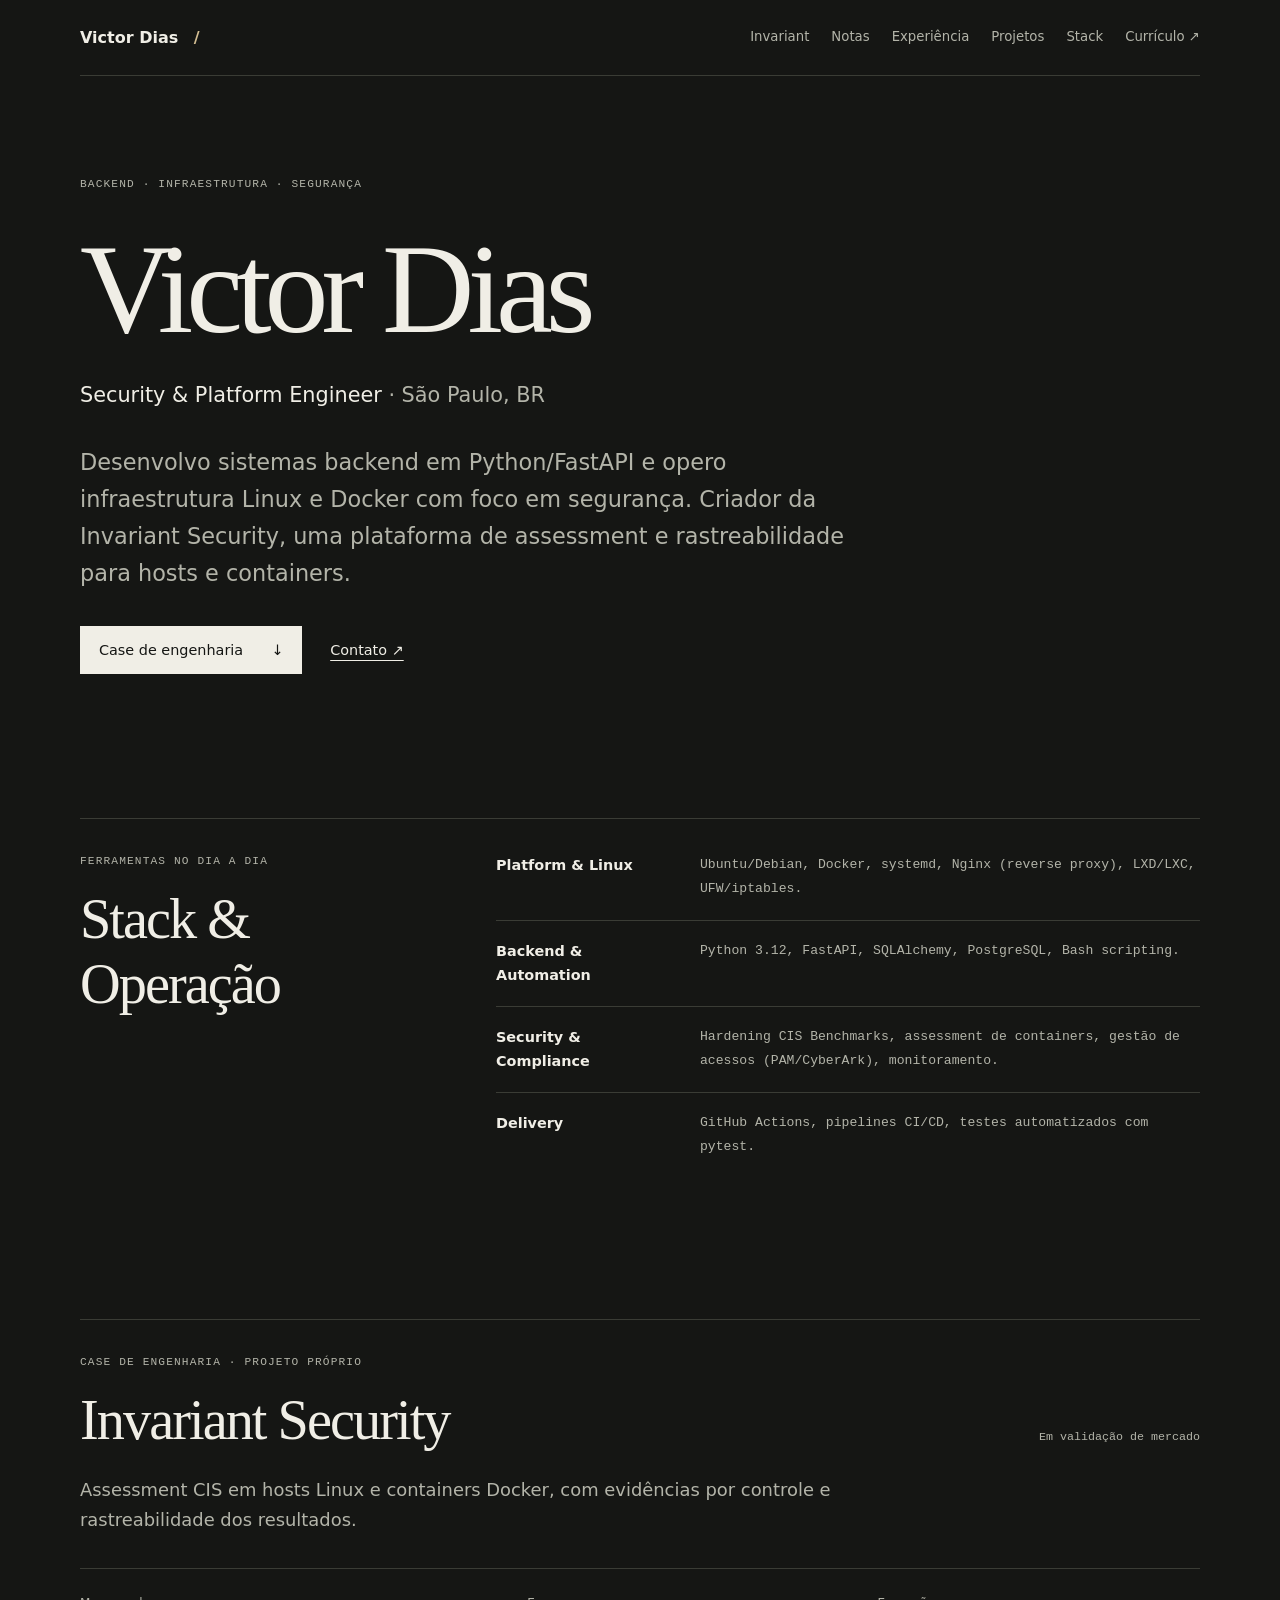
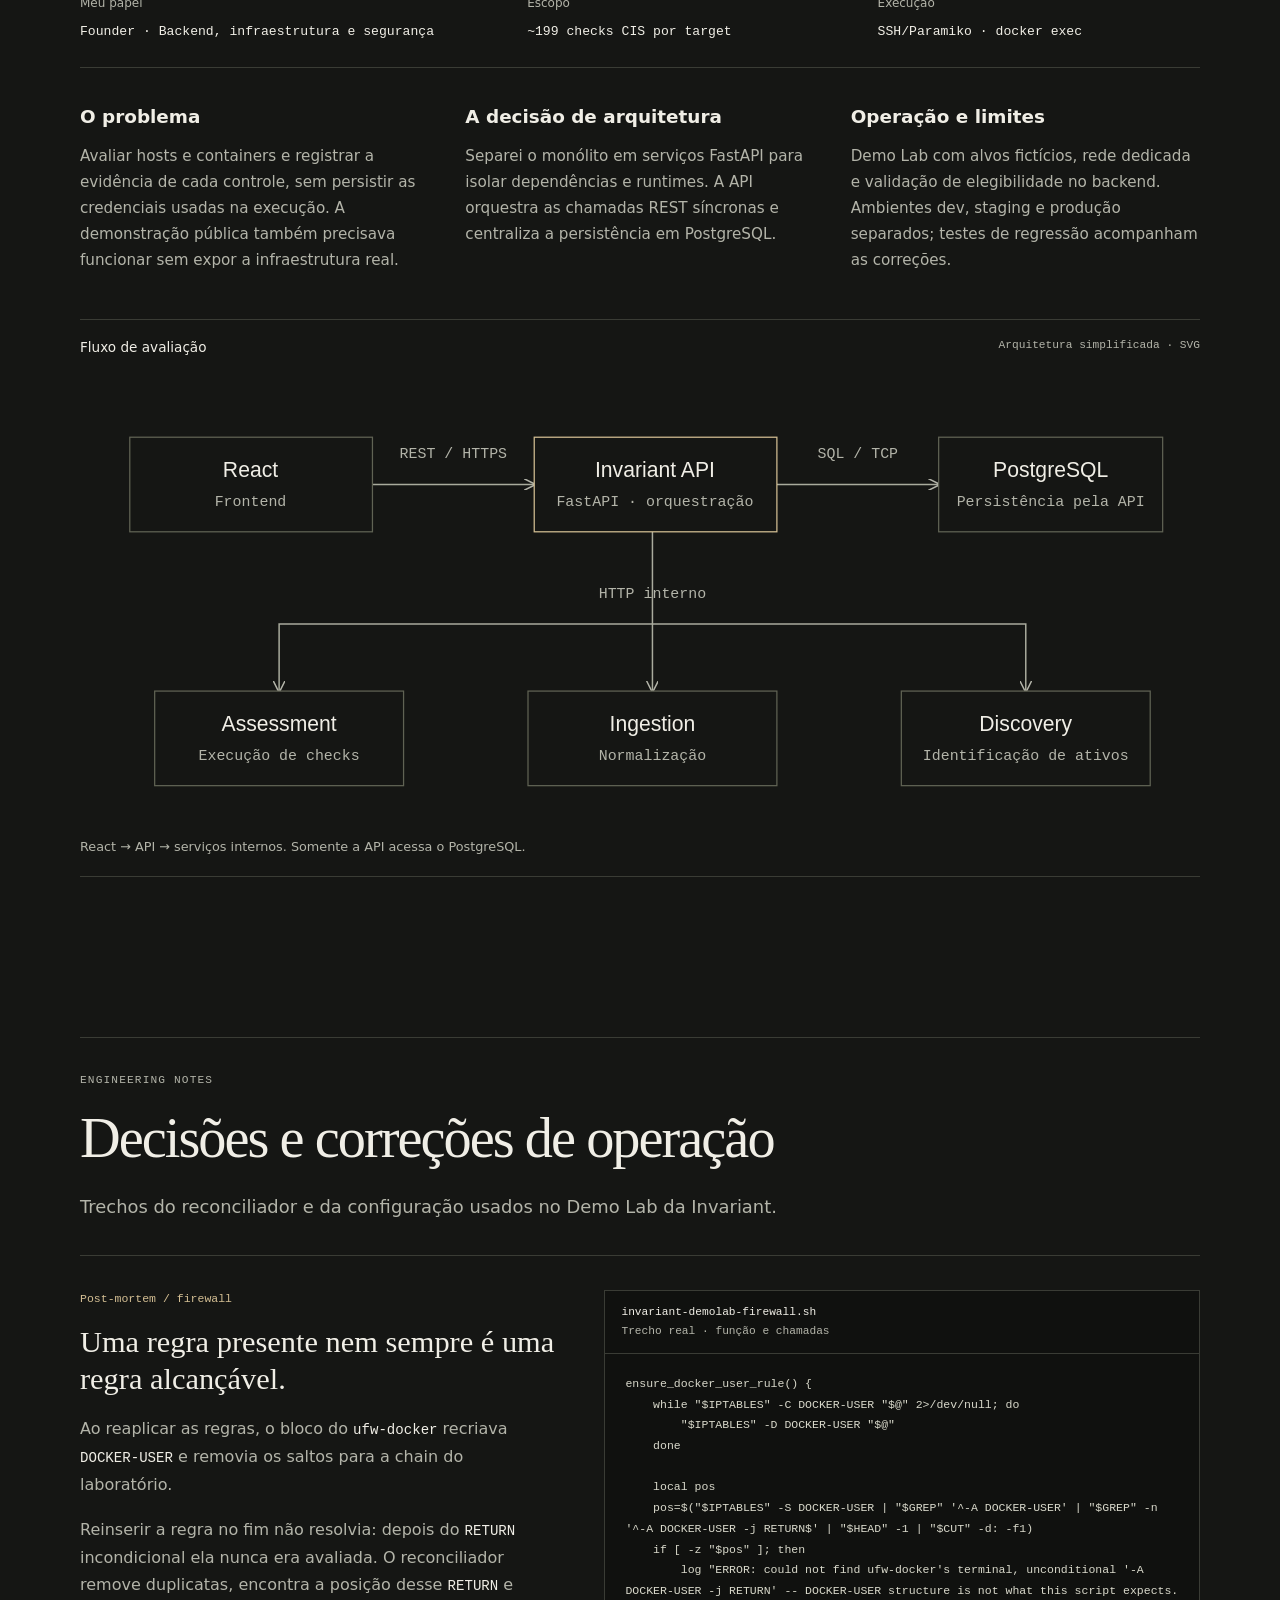
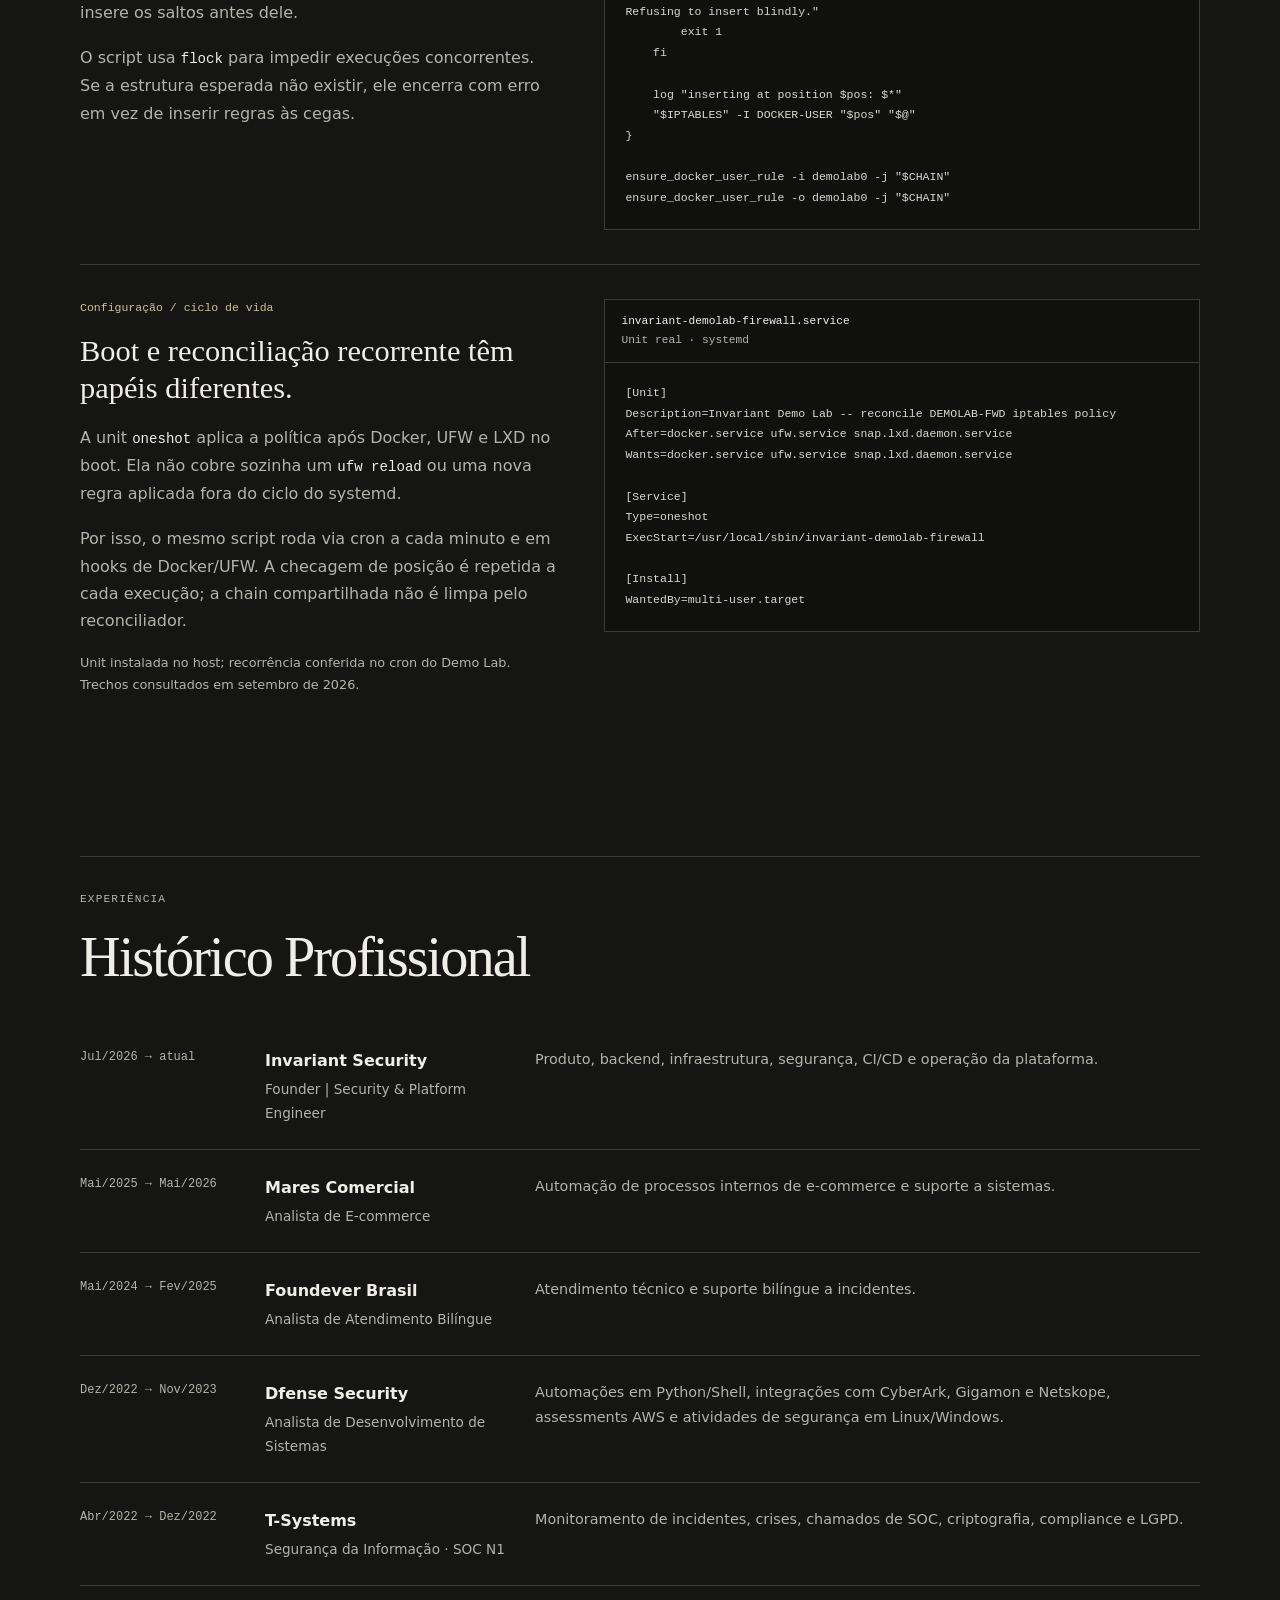
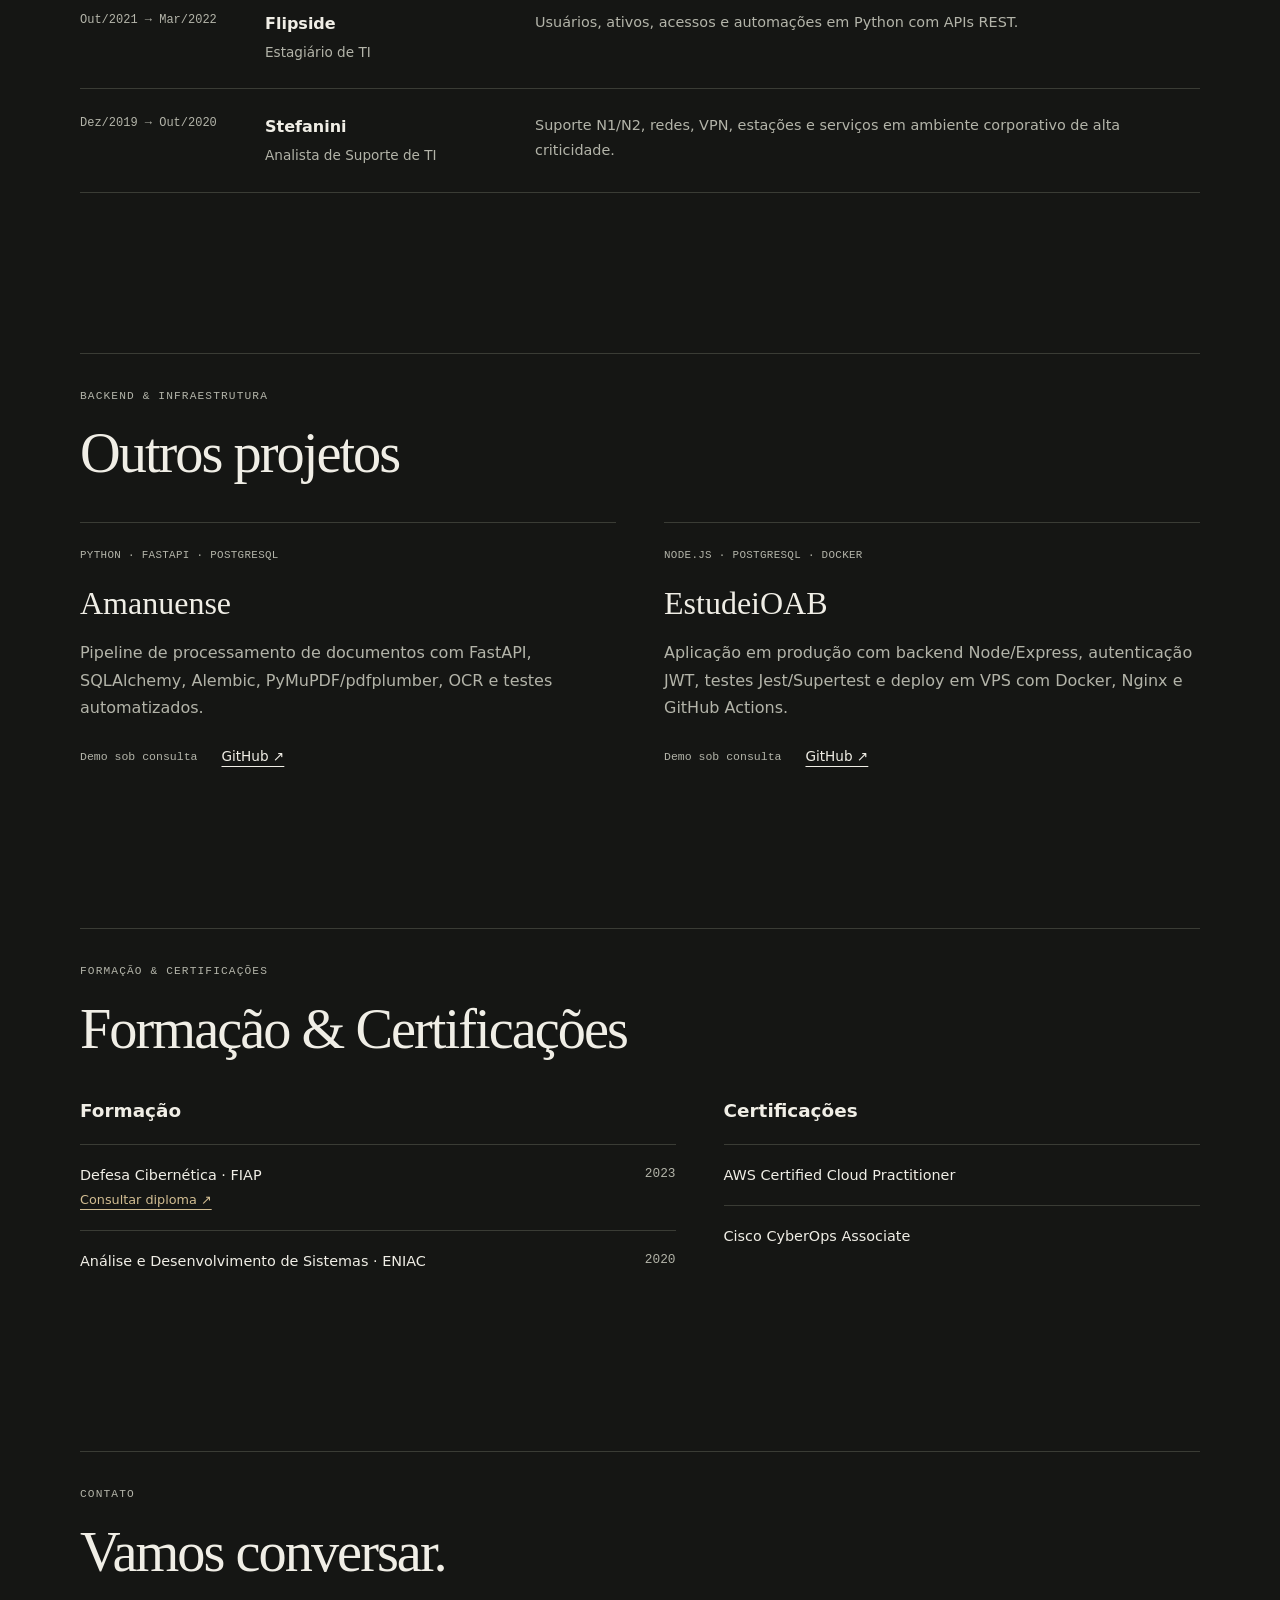
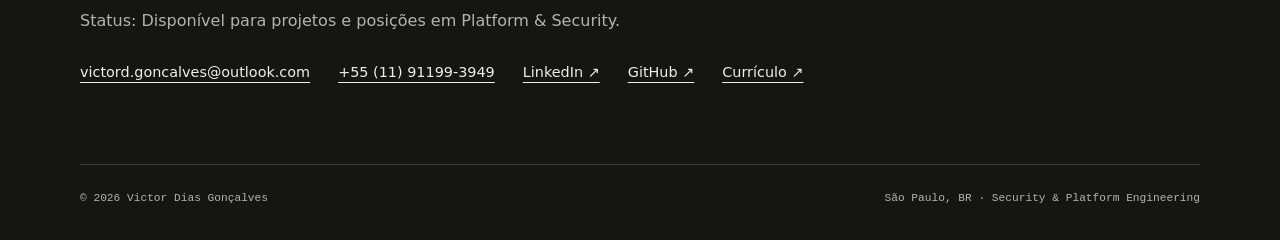
<file: index.html>
<!doctype html>
<html lang="pt-BR">
<head>
  <meta charset="utf-8" />
  <meta name="viewport" content="width=device-width, initial-scale=1" />
  <meta name="description" content="Backend Python/FastAPI, infraestrutura Linux e Docker com foco em segurança. Criador da Invariant Security." />
  <title>Victor Dias | Security &amp; Platform Engineer</title>
  <link rel="canonical" href="https://victordg.dev.br/" />
  <meta property="og:type" content="website" />
  <meta property="og:locale" content="pt_BR" />
  <meta property="og:url" content="https://victordg.dev.br/" />
  <meta property="og:title" content="Victor Dias | Security &amp; Platform Engineer" />
  <meta property="og:description" content="Backend Python/FastAPI, infraestrutura Linux e Docker com foco em segurança. Criador da Invariant Security." />
  <meta property="og:image" content="https://victordg.dev.br/assets/images/social-preview.png" />
  <meta property="og:image:type" content="image/png" />
  <meta property="og:image:width" content="1200" />
  <meta property="og:image:height" content="630" />
  <meta property="og:image:alt" content="Victor Dias: Backend Python, Linux e Docker." />
  <meta name="twitter:card" content="summary_large_image" />
  <meta name="twitter:title" content="Victor Dias | Security &amp; Platform Engineer" />
  <meta name="twitter:description" content="Backend Python/FastAPI, infraestrutura Linux e Docker com foco em segurança. Criador da Invariant Security." />
  <meta name="twitter:image" content="https://victordg.dev.br/assets/images/social-preview.png" />
  <meta name="twitter:image:alt" content="Victor Dias | Security &amp; Platform Engineer" />
  <link rel="stylesheet" href="assets/css/site.css" />

</head>
<body>
  <header class="topbar" id="topbar">
    <div class="wrap topbar-inner">
      <a href="#top" class="mark">Victor Dias<span class="mark-slash" aria-hidden="true"> / </span></a>
      <nav class="navlinks" aria-label="Navegação principal">
        <a href="#invariant">Invariant</a>
        <a href="#notes">Notas</a>
        <a href="#experiencia">Experiência</a>
        <a href="#projetos">Projetos</a>
        <a href="#stack">Stack</a>
        <a href="cv.html">Currículo ↗</a>
      </nav>
    </div>
  </header>

  <main id="top">
    <section class="hero">
      <div class="wrap hero-grid">
        <p class="kicker">Backend · Infraestrutura · Segurança</p>
        <h1>Victor Dias</h1>
        <p class="hero-role">Security &amp; Platform Engineer <span>· São Paulo, BR</span></p>
        <p class="hero-description">Desenvolvo sistemas backend em Python/FastAPI e opero infraestrutura Linux e Docker com foco em segurança. Criador da Invariant Security, uma plataforma de assessment e rastreabilidade para hosts e containers.</p>
        <div class="hero-actions">
          <a class="btn primary" href="#invariant">Case de engenharia <span aria-hidden="true">↓</span></a>
          <a class="text-link" href="#contato">Contato ↗</a>
        </div>
      </div>
    </section>

    <section id="stack" class="section">
      <div class="wrap section-grid">
        <div class="section-heading"><p class="kicker">Ferramentas no dia a dia</p><h2>Stack &amp;<br /> Operação</h2></div>
        <dl class="stack-list">
          <div><dt>Platform &amp; Linux</dt><dd>Ubuntu/Debian, Docker, systemd, Nginx (reverse proxy), LXD/LXC, UFW/iptables.</dd></div>
          <div><dt>Backend &amp; Automation</dt><dd>Python 3.12, FastAPI, SQLAlchemy, PostgreSQL, Bash scripting.</dd></div>
          <div><dt>Security &amp; Compliance</dt><dd>Hardening CIS Benchmarks, assessment de containers, gestão de acessos (PAM/CyberArk), monitoramento.</dd></div>
          <div><dt>Delivery</dt><dd>GitHub Actions, pipelines CI/CD, testes automatizados com pytest.</dd></div>
        </dl>
      </div>
    </section>

    <section id="invariant" class="section">
      <div class="wrap">
        <div class="case-heading"><div><p class="kicker">Case de engenharia · projeto próprio</p><h2>Invariant Security</h2></div><span class="case-stage">Em validação de mercado</span></div>
        <p class="lead">Assessment CIS em hosts Linux e containers Docker, com evidências por controle e rastreabilidade dos resultados.</p>
        <dl class="case-facts">
          <div><dt>Meu papel</dt><dd>Founder · Backend, infraestrutura e segurança</dd></div>
          <div><dt>Escopo</dt><dd>~199 checks CIS por target</dd></div>
          <div><dt>Execução</dt><dd>SSH/Paramiko · docker exec</dd></div>
        </dl>
        <div class="case-narrative">
          <article><h3>O problema</h3><p>Avaliar hosts e containers e registrar a evidência de cada controle, sem persistir as credenciais usadas na execução. A demonstração pública também precisava funcionar sem expor a infraestrutura real.</p></article>
          <article><h3>A decisão de arquitetura</h3><p>Separei o monólito em serviços FastAPI para isolar dependências e runtimes. A API orquestra as chamadas REST síncronas e centraliza a persistência em PostgreSQL.</p></article>
          <article><h3>Operação e limites</h3><p>Demo Lab com alvos fictícios, rede dedicada e validação de elegibilidade no backend. Ambientes dev, staging e produção separados; testes de regressão acompanham as correções.</p></article>
        </div>
        <figure class="architecture">
          <figcaption><span>Fluxo de avaliação</span><span class="figure-detail">Arquitetura simplificada · SVG</span></figcaption>
          <div class="diagram-scroll" role="region" aria-label="Diagrama de arquitetura; role horizontalmente em telas pequenas" tabindex="0">
            <svg class="architecture-svg" viewBox="0 0 900 370" xmlns="http://www.w3.org/2000/svg" role="img" aria-labelledby="arch-title arch-desc">
              <title id="arch-title">Arquitetura da Invariant Security</title>
              <desc id="arch-desc">O frontend React chama a API FastAPI via REST HTTPS. A API acessa PostgreSQL e chama Assessment, Ingestion e Discovery por HTTP interno.</desc>
              <defs><marker id="arrowhead" markerWidth="8" markerHeight="8" refX="7" refY="4" orient="auto"><path d="M0 0 L8 4 L0 8" fill="none" stroke="currentColor" /></marker></defs>
              <g class="diagram-lines" marker-end="url(#arrowhead)">
                <path d="M235 88 H365"/><path d="M560 88 H690"/>
                <path d="M460 126 V200 H160 V254"/><path d="M460 200 V254"/><path d="M460 200 H760 V254"/>
              </g>
              <g class="diagram-labels"><text x="300" y="67">REST / HTTPS</text><text x="625" y="67">SQL / TCP</text><text x="460" y="179">HTTP interno</text></g>
              <g class="diagram-node"><rect x="40" y="50" width="195" height="76"/><text x="137" y="82">React</text><text class="diagram-detail" x="137" y="105">Frontend</text></g>
              <g class="diagram-node diagram-api"><rect x="365" y="50" width="195" height="76"/><text x="462" y="82">Invariant API</text><text class="diagram-detail" x="462" y="105">FastAPI · orquestração</text></g>
              <g class="diagram-node"><rect x="690" y="50" width="180" height="76"/><text x="780" y="82">PostgreSQL</text><text class="diagram-detail" x="780" y="105">Persistência pela API</text></g>
              <g class="diagram-node"><rect x="60" y="254" width="200" height="76"/><text x="160" y="286">Assessment</text><text class="diagram-detail" x="160" y="309">Execução de checks</text></g>
              <g class="diagram-node"><rect x="360" y="254" width="200" height="76"/><text x="460" y="286">Ingestion</text><text class="diagram-detail" x="460" y="309">Normalização</text></g>
              <g class="diagram-node"><rect x="660" y="254" width="200" height="76"/><text x="760" y="286">Discovery</text><text class="diagram-detail" x="760" y="309">Identificação de ativos</text></g>
            </svg>
          </div>
          <p class="diagram-summary">React → API → serviços internos. Somente a API acessa o PostgreSQL.</p>
        </figure>
      </div>
    </section>

    <section id="notes" class="section">
      <div class="wrap">
        <p class="kicker">Engineering notes</p>
        <h2>Decisões e correções de operação</h2>
        <p class="lead">Trechos do reconciliador e da configuração usados no Demo Lab da Invariant.</p>
        <article class="engineering-note">
          <div class="note-copy">
            <p class="note-category">Post-mortem / firewall</p>
            <h3>Uma regra presente nem sempre é uma regra alcançável.</h3>
            <p>Ao reaplicar as regras, o bloco do <code>ufw-docker</code> recriava <code>DOCKER-USER</code> e removia os saltos para a chain do laboratório.</p>
            <p>Reinserir a regra no fim não resolvia: depois do <code>RETURN</code> incondicional ela nunca era avaliada. O reconciliador remove duplicatas, encontra a posição desse <code>RETURN</code> e insere os saltos antes dele.</p>
            <p>O script usa <code>flock</code> para impedir execuções concorrentes. Se a estrutura esperada não existir, ele encerra com erro em vez de inserir regras às cegas.</p>
          </div>
          <figure class="source-code"><figcaption>invariant-demolab-firewall.sh <span>Trecho real · função e chamadas</span></figcaption><pre tabindex="0" aria-label="Trecho Bash do reconciliador"><code>ensure_docker_user_rule() {
    while &quot;$IPTABLES&quot; -C DOCKER-USER &quot;$@&quot; 2&gt;/dev/null; do
        &quot;$IPTABLES&quot; -D DOCKER-USER &quot;$@&quot;
    done

    local pos
    pos=$(&quot;$IPTABLES&quot; -S DOCKER-USER | &quot;$GREP&quot; &#x27;^-A DOCKER-USER&#x27; | &quot;$GREP&quot; -n &#x27;^-A DOCKER-USER -j RETURN$&#x27; | &quot;$HEAD&quot; -1 | &quot;$CUT&quot; -d: -f1)
    if [ -z &quot;$pos&quot; ]; then
        log &quot;ERROR: could not find ufw-docker&#x27;s terminal, unconditional &#x27;-A DOCKER-USER -j RETURN&#x27; -- DOCKER-USER structure is not what this script expects. Refusing to insert blindly.&quot;
        exit 1
    fi

    log &quot;inserting at position $pos: $*&quot;
    &quot;$IPTABLES&quot; -I DOCKER-USER &quot;$pos&quot; &quot;$@&quot;
}

ensure_docker_user_rule -i demolab0 -j &quot;$CHAIN&quot;
ensure_docker_user_rule -o demolab0 -j &quot;$CHAIN&quot;</code></pre></figure>
        </article>
        <article class="engineering-note">
          <div class="note-copy">
            <p class="note-category">Configuração / ciclo de vida</p>
            <h3>Boot e reconciliação recorrente têm papéis diferentes.</h3>
            <p>A unit <code>oneshot</code> aplica a política após Docker, UFW e LXD no boot. Ela não cobre sozinha um <code>ufw reload</code> ou uma nova regra aplicada fora do ciclo do systemd.</p>
            <p>Por isso, o mesmo script roda via cron a cada minuto e em hooks de Docker/UFW. A checagem de posição é repetida a cada execução; a chain compartilhada não é limpa pelo reconciliador.</p>
            <p class="source-context">Unit instalada no host; recorrência conferida no cron do Demo Lab. Trechos consultados em setembro de 2026.</p>
          </div>
          <figure class="source-code"><figcaption>invariant-demolab-firewall.service <span>Unit real · systemd</span></figcaption><pre tabindex="0" aria-label="Unit systemd do reconciliador"><code>[Unit]
Description=Invariant Demo Lab -- reconcile DEMOLAB-FWD iptables policy
After=docker.service ufw.service snap.lxd.daemon.service
Wants=docker.service ufw.service snap.lxd.daemon.service

[Service]
Type=oneshot
ExecStart=/usr/local/sbin/invariant-demolab-firewall

[Install]
WantedBy=multi-user.target</code></pre></figure>
        </article>
      </div>
    </section>

    <section id="experiencia" class="section">
      <div class="wrap">
        <p class="kicker">Experiência</p>
        <h2>Histórico Profissional</h2>

        <div class="timeline">
          <article class="job">
            <time>Jul/2026 → atual</time>
            <div>
              <div class="job-company">Invariant Security</div>
              <div class="job-role">Founder | Security & Platform Engineer</div>
            </div>
            <p>Produto, backend, infraestrutura, segurança, CI/CD e operação da plataforma.</p>
          </article>

          <article class="job">
            <time>Mai/2025 → Mai/2026</time>
            <div>
              <div class="job-company">Mares Comercial</div>
              <div class="job-role">Analista de E-commerce</div>
            </div>
            <p>Automação de processos internos de e-commerce e suporte a sistemas.</p>
          </article>

          <article class="job">
            <time>Mai/2024 → Fev/2025</time>
            <div>
              <div class="job-company">Foundever Brasil</div>
              <div class="job-role">Analista de Atendimento Bilíngue</div>
            </div>
            <p>Atendimento técnico e suporte bilíngue a incidentes.</p>
          </article>

          <article class="job">
            <time>Dez/2022 → Nov/2023</time>
            <div>
              <div class="job-company">Dfense Security</div>
              <div class="job-role">Analista de Desenvolvimento de Sistemas</div>
            </div>
            <p>Automações em Python/Shell, integrações com CyberArk, Gigamon e Netskope, assessments AWS e atividades de segurança em Linux/Windows.</p>
          </article>

          <article class="job">
            <time>Abr/2022 → Dez/2022</time>
            <div>
              <div class="job-company">T-Systems</div>
              <div class="job-role">Segurança da Informação · SOC N1</div>
            </div>
            <p>Monitoramento de incidentes, crises, chamados de SOC, criptografia, compliance e LGPD.</p>
          </article>

          <article class="job">
            <time>Out/2021 → Mar/2022</time>
            <div>
              <div class="job-company">Flipside</div>
              <div class="job-role">Estagiário de TI</div>
            </div>
            <p>Usuários, ativos, acessos e automações em Python com APIs REST.</p>
          </article>

          <article class="job">
            <time>Dez/2019 → Out/2020</time>
            <div>
              <div class="job-company">Stefanini</div>
              <div class="job-role">Analista de Suporte de TI</div>
            </div>
            <p>Suporte N1/N2, redes, VPN, estações e serviços em ambiente corporativo de alta criticidade.</p>
          </article>
        </div>
      </div>
    </section>
    <section id="projetos" class="section compact">
      <div class="wrap">
        <p class="kicker">Backend &amp; infraestrutura</p>
        <h2>Outros projetos</h2>

        <div class="project-grid">
          <article class="project-card">
            <div>
              <p class="kicker project-tech">Python · FastAPI · PostgreSQL</p>
              <h3>Amanuense</h3>
              <p>
                Pipeline de processamento de documentos com FastAPI, SQLAlchemy,
                Alembic, PyMuPDF/pdfplumber, OCR e testes automatizados.
              </p>
            </div>
            <div class="project-links">
              <span class="badge">Demo sob consulta</span>
              <a href="https://github.com/ForjaDosDias/Amanuense2" target="_blank" rel="noopener noreferrer">GitHub ↗</a>
            </div>
          </article>

          <article class="project-card">
            <div>
              <p class="kicker project-tech">Node.js · PostgreSQL · Docker</p>
              <h3>EstudeiOAB</h3>
              <p>
                Aplicação em produção com backend Node/Express, autenticação JWT,
                testes Jest/Supertest e deploy em VPS com Docker, Nginx e GitHub Actions.
              </p>
            </div>
            <div class="project-links">
              <span class="badge">Demo sob consulta</span>
              <a href="https://github.com/ForjaDosDias/EstudeOAB" target="_blank" rel="noopener noreferrer">GitHub ↗</a>
            </div>
          </article>
        </div>
      </div>
    </section>
    <section class="section compact">
      <div class="wrap">
        <p class="kicker">Formação & certificações</p>
        <h2>Formação &amp; Certificações</h2>

        <div class="cred-grid">
          <div class="cred">
            <h3>Formação</h3>
            <div class="cred-row">
              <strong>Defesa Cibernética · FIAP<br /><a class="diploma-link" href="https://www.fiap.com.br/graduacao/consulta-publica-de-diplomas/?chave=852.852.c26fff4cb61ab9db790c78e8" target="_blank" rel="noopener noreferrer">Consultar diploma ↗</a></strong>
              <span>2023</span>
            </div>
            <div class="cred-row">
              <strong>Análise e Desenvolvimento de Sistemas · ENIAC</strong>
              <span>2020</span>
            </div>
          </div>

          <div class="cred">
            <h3>Certificações</h3>
            <div class="cred-row"><strong>AWS Certified Cloud Practitioner</strong></div>
            <div class="cred-row"><strong>Cisco CyberOps Associate</strong></div>
          </div>
        </div>
      </div>
    </section>
    <section class="contact" id="contato">
      <div class="wrap">
        <div class="contact-box">
          <p class="kicker">Contato</p>
          <h2>Vamos conversar.</h2>
          <p class="availability">Status: Disponível para projetos e posições em Platform &amp; Security.</p>
          <div class="contact-actions">
            <a class="contact-link" href="mailto:victord.goncalves@outlook.com">victord.goncalves@outlook.com</a>
            <a class="contact-link" href="tel:+5511911993949">+55 (11) 91199-3949</a>
            <a class="contact-link" href="https://www.linkedin.com/in/victord-goncalves" target="_blank" rel="noopener">LinkedIn ↗</a>
            <a class="contact-link" href="https://github.com/VictorDG00" target="_blank" rel="noopener">GitHub ↗</a>
            <a class="contact-link" href="cv.html">Currículo ↗</a>
          </div>
        </div>
      </div>
    </section>
  </main>
  <footer><div class="wrap footer-row"><span>© <span id="year"></span> Victor Dias Gonçalves</span><span>São Paulo, BR · Security &amp; Platform Engineering</span></div></footer>
  <script src="assets/js/site.js" defer></script>
</body>
</html>
</file>
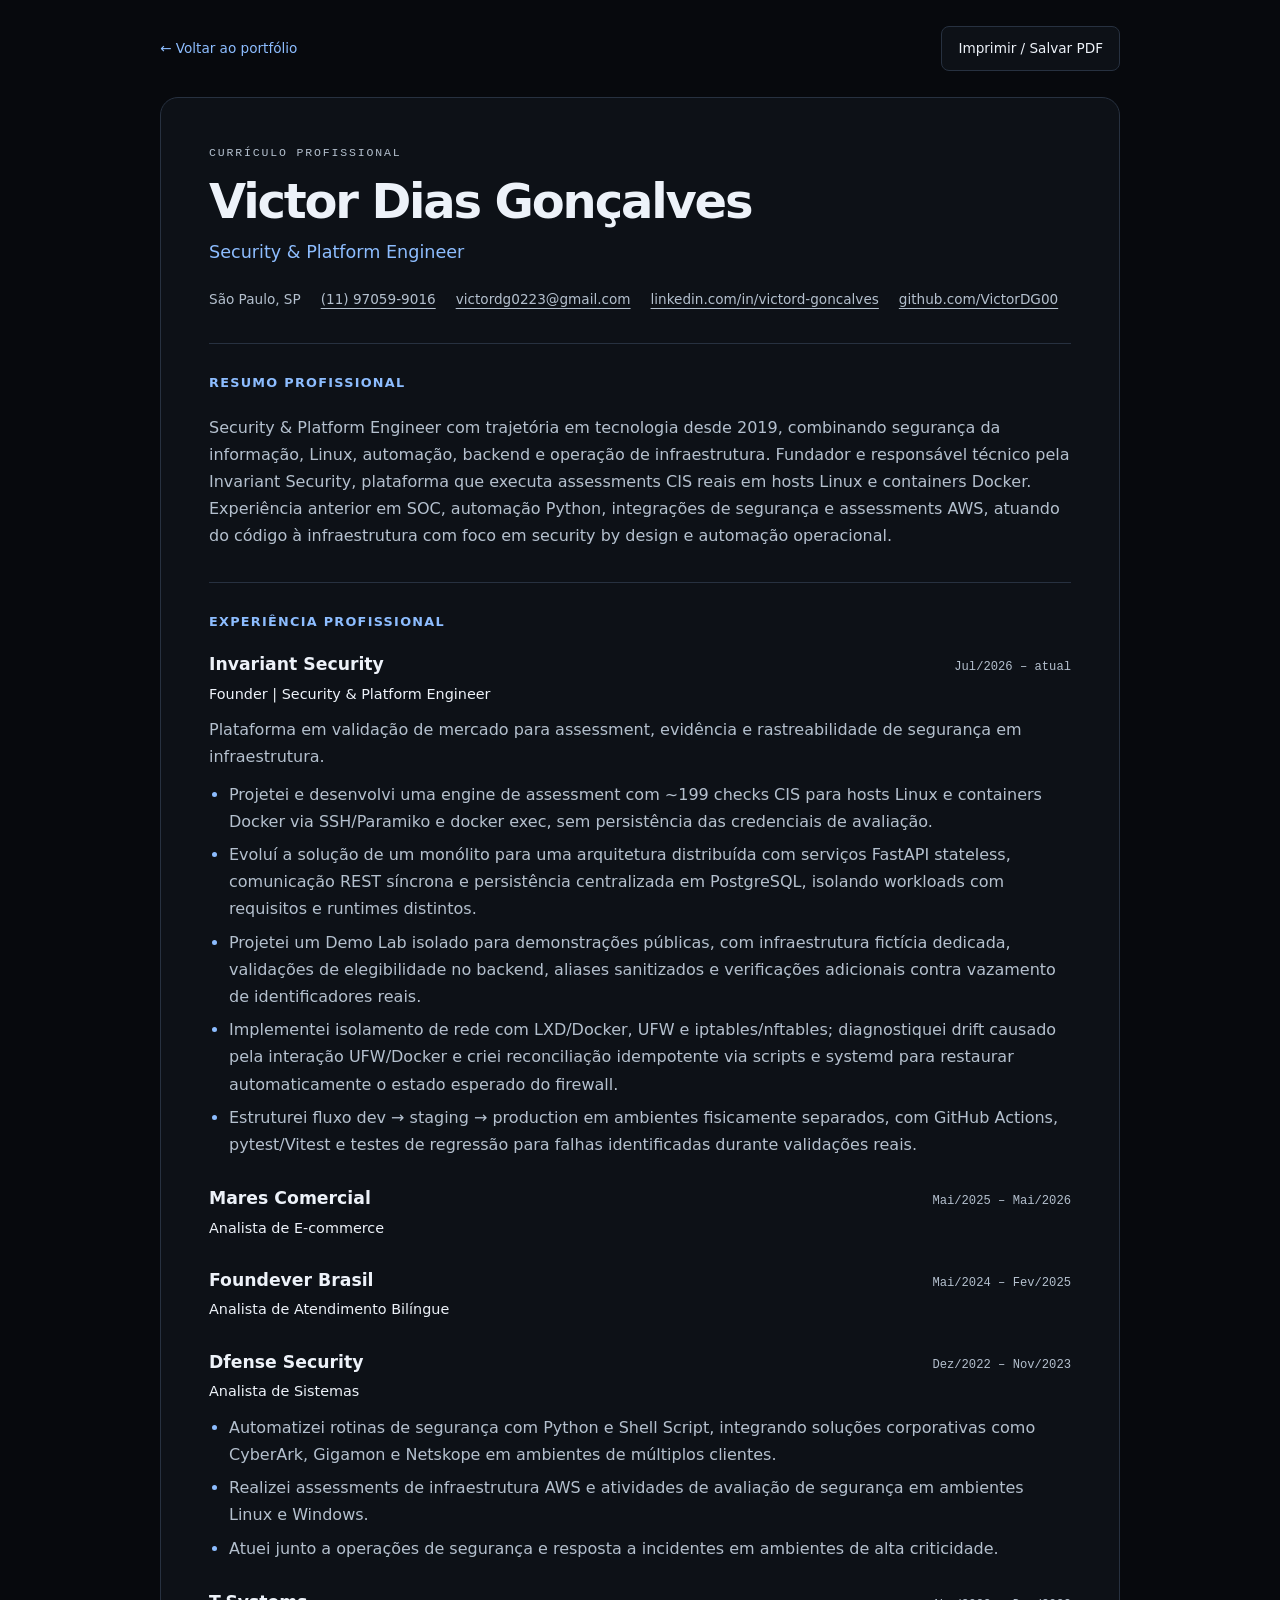
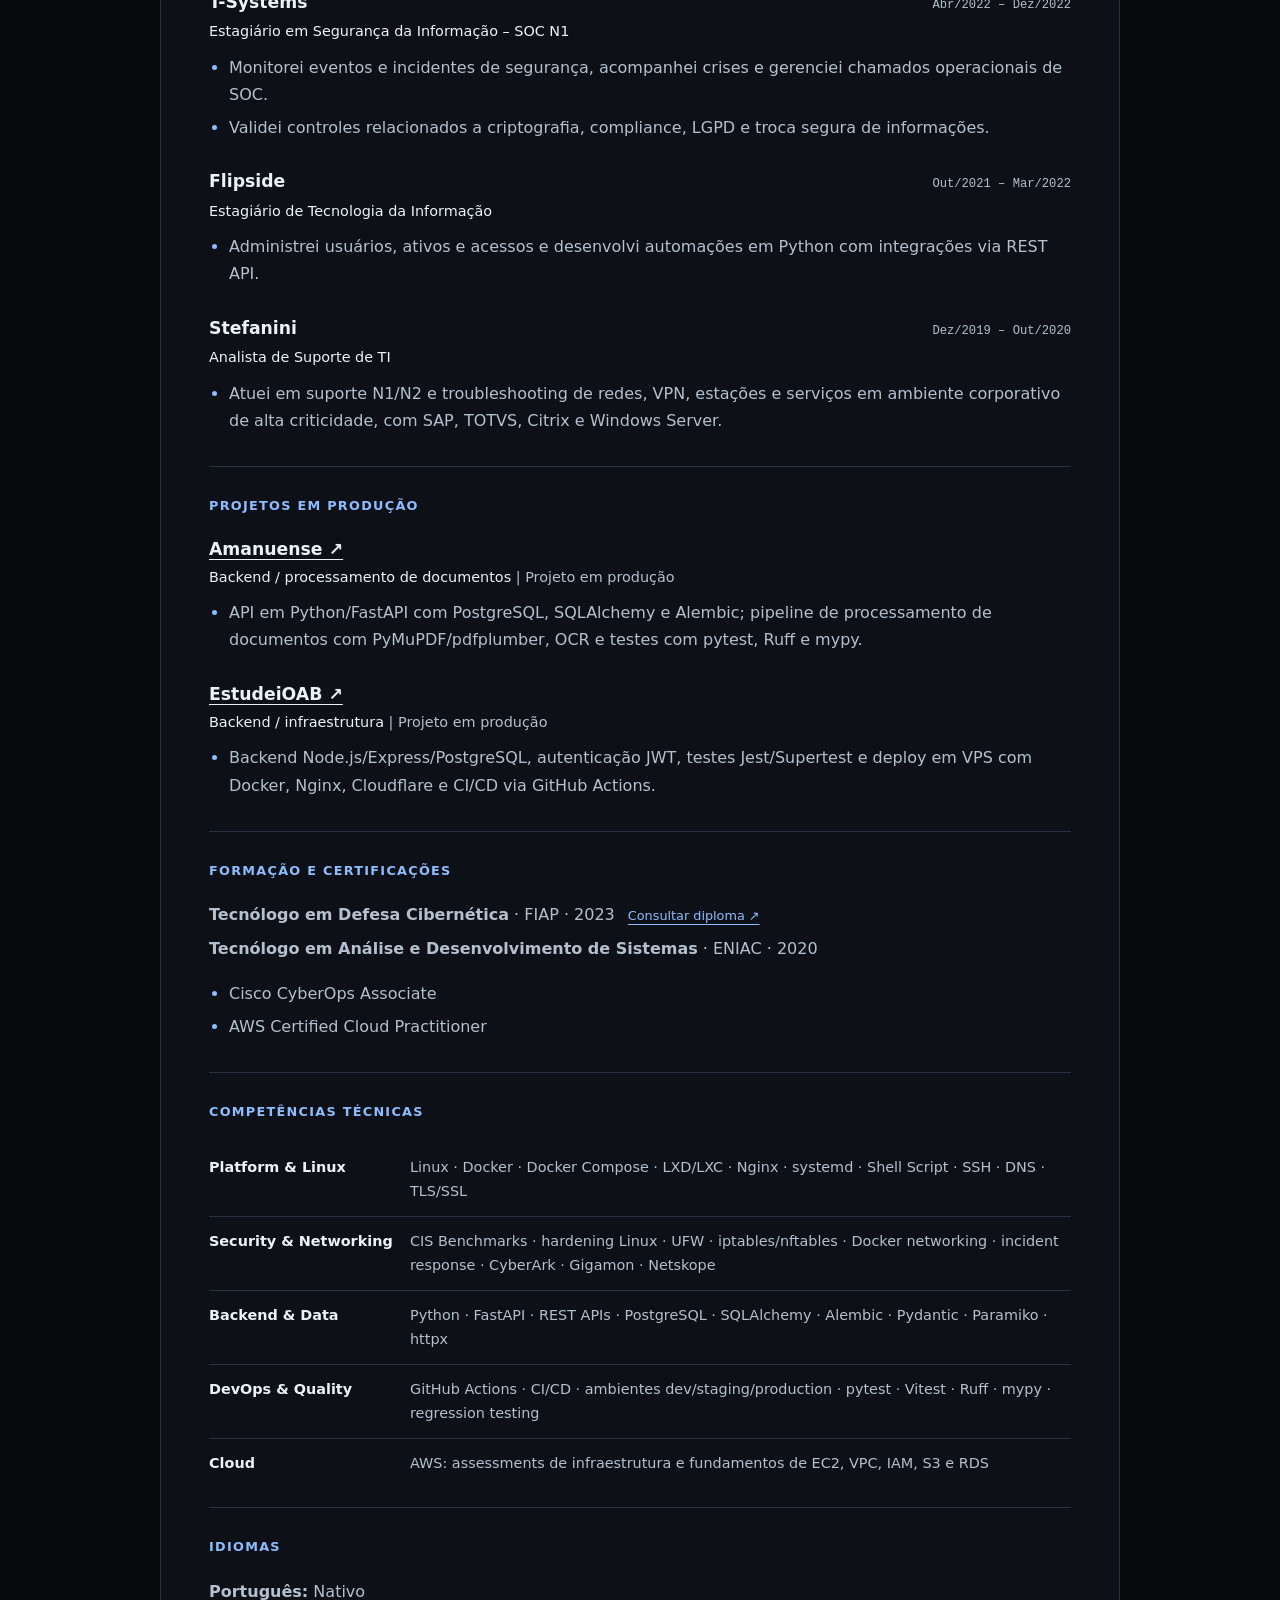
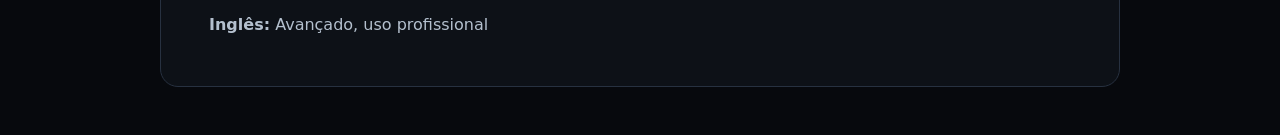
<file: cv.html>
<!doctype html>
<html lang="pt-BR">
<head>
  <meta charset="utf-8" />
  <meta name="viewport" content="width=device-width, initial-scale=1" />
  <title>Victor Dias Gonçalves | Currículo | Security &amp; Platform Engineer</title>
  <meta name="description" content="Currículo de Victor Dias Gonçalves, Security &amp; Platform Engineer: Linux, segurança, automação, backend e infraestrutura." />
  <meta name="author" content="Victor Dias Gonçalves" />
  <link rel="canonical" href="https://victordg.dev.br/cv" />
  <meta property="og:title" content="Victor Dias Gonçalves | Security &amp; Platform Engineer" />
  <meta property="og:description" content="Experiência profissional, projetos em produção, formação e competências técnicas." />
  <meta property="og:url" content="https://victordg.dev.br/cv" />
  <meta property="og:type" content="profile" />
  <meta property="og:locale" content="pt_BR" />
  <meta property="og:image" content="https://victordg.dev.br/assets/images/social-preview.png" />
  <meta name="twitter:card" content="summary_large_image" />
  <link rel="stylesheet" href="assets/css/cv.css" />
  <script src="assets/js/cv.js" defer></script>
</head>
<body>
  <nav class="toolbar container" aria-label="Ações do currículo">
    <a href="index.html">← Voltar ao portfólio</a>
    <button type="button" id="print-cv" hidden>Imprimir / Salvar PDF</button>
  </nav>
  <main class="container resume">
    <header class="cv-header">
      <p class="eyebrow">Currículo profissional</p>
      <h1>Victor Dias Gonçalves</h1>
      <p class="role">Security &amp; Platform Engineer</p>
      <address class="contacts">
        <span>São Paulo, SP</span>
        <a href="tel:+5511970599016">(11) 97059-9016</a>
        <a href="mailto:victordg0223@gmail.com">victordg0223@gmail.com</a>
        <a href="https://www.linkedin.com/in/victord-goncalves" target="_blank" rel="noopener noreferrer">linkedin.com/in/victord-goncalves</a>
        <a href="https://github.com/VictorDG00" target="_blank" rel="noopener noreferrer">github.com/VictorDG00</a>
      </address>
    </header>

    <section aria-labelledby="resumo">
      <h2 id="resumo">Resumo profissional</h2>
      <p>Security &amp; Platform Engineer com trajetória em tecnologia desde 2019, combinando segurança da informação, Linux, automação, backend e operação de infraestrutura. Fundador e responsável técnico pela Invariant Security, plataforma que executa assessments CIS reais em hosts Linux e containers Docker. Experiência anterior em SOC, automação Python, integrações de segurança e assessments AWS, atuando do código à infraestrutura com foco em security by design e automação operacional.</p>
    </section>

    <section aria-labelledby="experiencia">
      <h2 id="experiencia">Experiência profissional</h2>
      <article class="entry">
        <div class="entry-heading">
          <h3>Invariant Security</h3>
          <span class="period">Jul/2026 – atual</span>
        </div>
        <p class="entry-role">Founder | Security &amp; Platform Engineer</p>
        <p>Plataforma em validação de mercado para assessment, evidência e rastreabilidade de segurança em infraestrutura.</p>
        <ul>
          <li>Projetei e desenvolvi uma engine de assessment com ~199 checks CIS para hosts Linux e containers Docker via SSH/Paramiko e docker exec, sem persistência das credenciais de avaliação.</li>
          <li>Evoluí a solução de um monólito para uma arquitetura distribuída com serviços FastAPI stateless, comunicação REST síncrona e persistência centralizada em PostgreSQL, isolando workloads com requisitos e runtimes distintos.</li>
          <li>Projetei um Demo Lab isolado para demonstrações públicas, com infraestrutura fictícia dedicada, validações de elegibilidade no backend, aliases sanitizados e verificações adicionais contra vazamento de identificadores reais.</li>
          <li>Implementei isolamento de rede com LXD/Docker, UFW e iptables/nftables; diagnostiquei drift causado pela interação UFW/Docker e criei reconciliação idempotente via scripts e systemd para restaurar automaticamente o estado esperado do firewall.</li>
          <li>Estruturei fluxo dev → staging → production em ambientes fisicamente separados, com GitHub Actions, pytest/Vitest e testes de regressão para falhas identificadas durante validações reais.</li>
        </ul>
      </article>
      <article class="entry">
        <div class="entry-heading">
          <h3>Mares Comercial</h3>
          <span class="period">Mai/2025 – Mai/2026</span>
        </div>
        <p class="entry-role">Analista de E-commerce</p>
      </article>
      <article class="entry">
        <div class="entry-heading">
          <h3>Foundever Brasil</h3>
          <span class="period">Mai/2024 – Fev/2025</span>
        </div>
        <p class="entry-role">Analista de Atendimento Bilíngue</p>
      </article>
      <article class="entry">
        <div class="entry-heading">
          <h3>Dfense Security</h3>
          <span class="period">Dez/2022 – Nov/2023</span>
        </div>
        <p class="entry-role">Analista de Sistemas</p>
        <ul>
          <li>Automatizei rotinas de segurança com Python e Shell Script, integrando soluções corporativas como CyberArk, Gigamon e Netskope em ambientes de múltiplos clientes.</li>
          <li>Realizei assessments de infraestrutura AWS e atividades de avaliação de segurança em ambientes Linux e Windows.</li>
          <li>Atuei junto a operações de segurança e resposta a incidentes em ambientes de alta criticidade.</li>
        </ul>
      </article>
      <article class="entry">
        <div class="entry-heading">
          <h3>T-Systems</h3>
          <span class="period">Abr/2022 – Dez/2022</span>
        </div>
        <p class="entry-role">Estagiário em Segurança da Informação – SOC N1</p>
        <ul>
          <li>Monitorei eventos e incidentes de segurança, acompanhei crises e gerenciei chamados operacionais de SOC.</li>
          <li>Validei controles relacionados a criptografia, compliance, LGPD e troca segura de informações.</li>
        </ul>
      </article>
      <article class="entry">
        <div class="entry-heading">
          <h3>Flipside</h3>
          <span class="period">Out/2021 – Mar/2022</span>
        </div>
        <p class="entry-role">Estagiário de Tecnologia da Informação</p>
        <ul>
          <li>Administrei usuários, ativos e acessos e desenvolvi automações em Python com integrações via REST API.</li>
        </ul>
      </article>
      <article class="entry">
        <div class="entry-heading">
          <h3>Stefanini</h3>
          <span class="period">Dez/2019 – Out/2020</span>
        </div>
        <p class="entry-role">Analista de Suporte de TI</p>
        <ul>
          <li>Atuei em suporte N1/N2 e troubleshooting de redes, VPN, estações e serviços em ambiente corporativo de alta criticidade, com SAP, TOTVS, Citrix e Windows Server.</li>
        </ul>
      </article>
    </section>

    <section aria-labelledby="projetos">
      <h2 id="projetos">Projetos em produção</h2>
      <article class="entry">
        <h3><a href="https://github.com/ForjaDosDias/Amanuense2" target="_blank" rel="noopener noreferrer">Amanuense ↗</a></h3>
        <p class="entry-role">Backend / processamento de documentos <span class="project-status">| Projeto em produção</span></p>
        <ul>
          <li>API em Python/FastAPI com PostgreSQL, SQLAlchemy e Alembic; pipeline de processamento de documentos com PyMuPDF/pdfplumber, OCR e testes com pytest, Ruff e mypy.</li>
        </ul>
      </article>
      <article class="entry">
        <h3><a href="https://github.com/ForjaDosDias/EstudeOAB" target="_blank" rel="noopener noreferrer">EstudeiOAB ↗</a></h3>
        <p class="entry-role">Backend / infraestrutura <span class="project-status">| Projeto em produção</span></p>
        <ul>
          <li>Backend Node.js/Express/PostgreSQL, autenticação JWT, testes Jest/Supertest e deploy em VPS com Docker, Nginx, Cloudflare e CI/CD via GitHub Actions.</li>
        </ul>
      </article>
    </section>

    <section aria-labelledby="formacao">
      <h2 id="formacao">Formação e certificações</h2>
      <ul class="education">
        <li><strong>Tecnólogo em Defesa Cibernética</strong> · FIAP · 2023 <a class="diploma" href="https://www.fiap.com.br/graduacao/consulta-publica-de-diplomas/?chave=852.852.c26fff4cb61ab9db790c78e8" target="_blank" rel="noopener noreferrer">Consultar diploma ↗</a></li>
        <li><strong>Tecnólogo em Análise e Desenvolvimento de Sistemas</strong> · ENIAC · 2020</li>
      </ul>
      <ul class="certifications">
        <li>Cisco CyberOps Associate</li>
        <li>AWS Certified Cloud Practitioner</li>
      </ul>
    </section>

    <section aria-labelledby="competencias">
      <h2 id="competencias">Competências técnicas</h2>
      <dl class="skills">
        <div><dt>Platform &amp; Linux</dt><dd>Linux · Docker · Docker Compose · LXD/LXC · Nginx · systemd · Shell Script · SSH · DNS · TLS/SSL</dd></div>
        <div><dt>Security &amp; Networking</dt><dd>CIS Benchmarks · hardening Linux · UFW · iptables/nftables · Docker networking · incident response · CyberArk · Gigamon · Netskope</dd></div>
        <div><dt>Backend &amp; Data</dt><dd>Python · FastAPI · REST APIs · PostgreSQL · SQLAlchemy · Alembic · Pydantic · Paramiko · httpx</dd></div>
        <div><dt>DevOps &amp; Quality</dt><dd>GitHub Actions · CI/CD · ambientes dev/staging/production · pytest · Vitest · Ruff · mypy · regression testing</dd></div>
        <div><dt>Cloud</dt><dd>AWS: assessments de infraestrutura e fundamentos de EC2, VPC, IAM, S3 e RDS</dd></div>
      </dl>
    </section>

    <section aria-labelledby="idiomas">
      <h2 id="idiomas">Idiomas</h2>
      <ul class="languages">
        <li><strong>Português:</strong> Nativo</li>
        <li><strong>Inglês:</strong> Avançado, uso profissional</li>
      </ul>
    </section>
  </main>
</body>
</html>
</file>
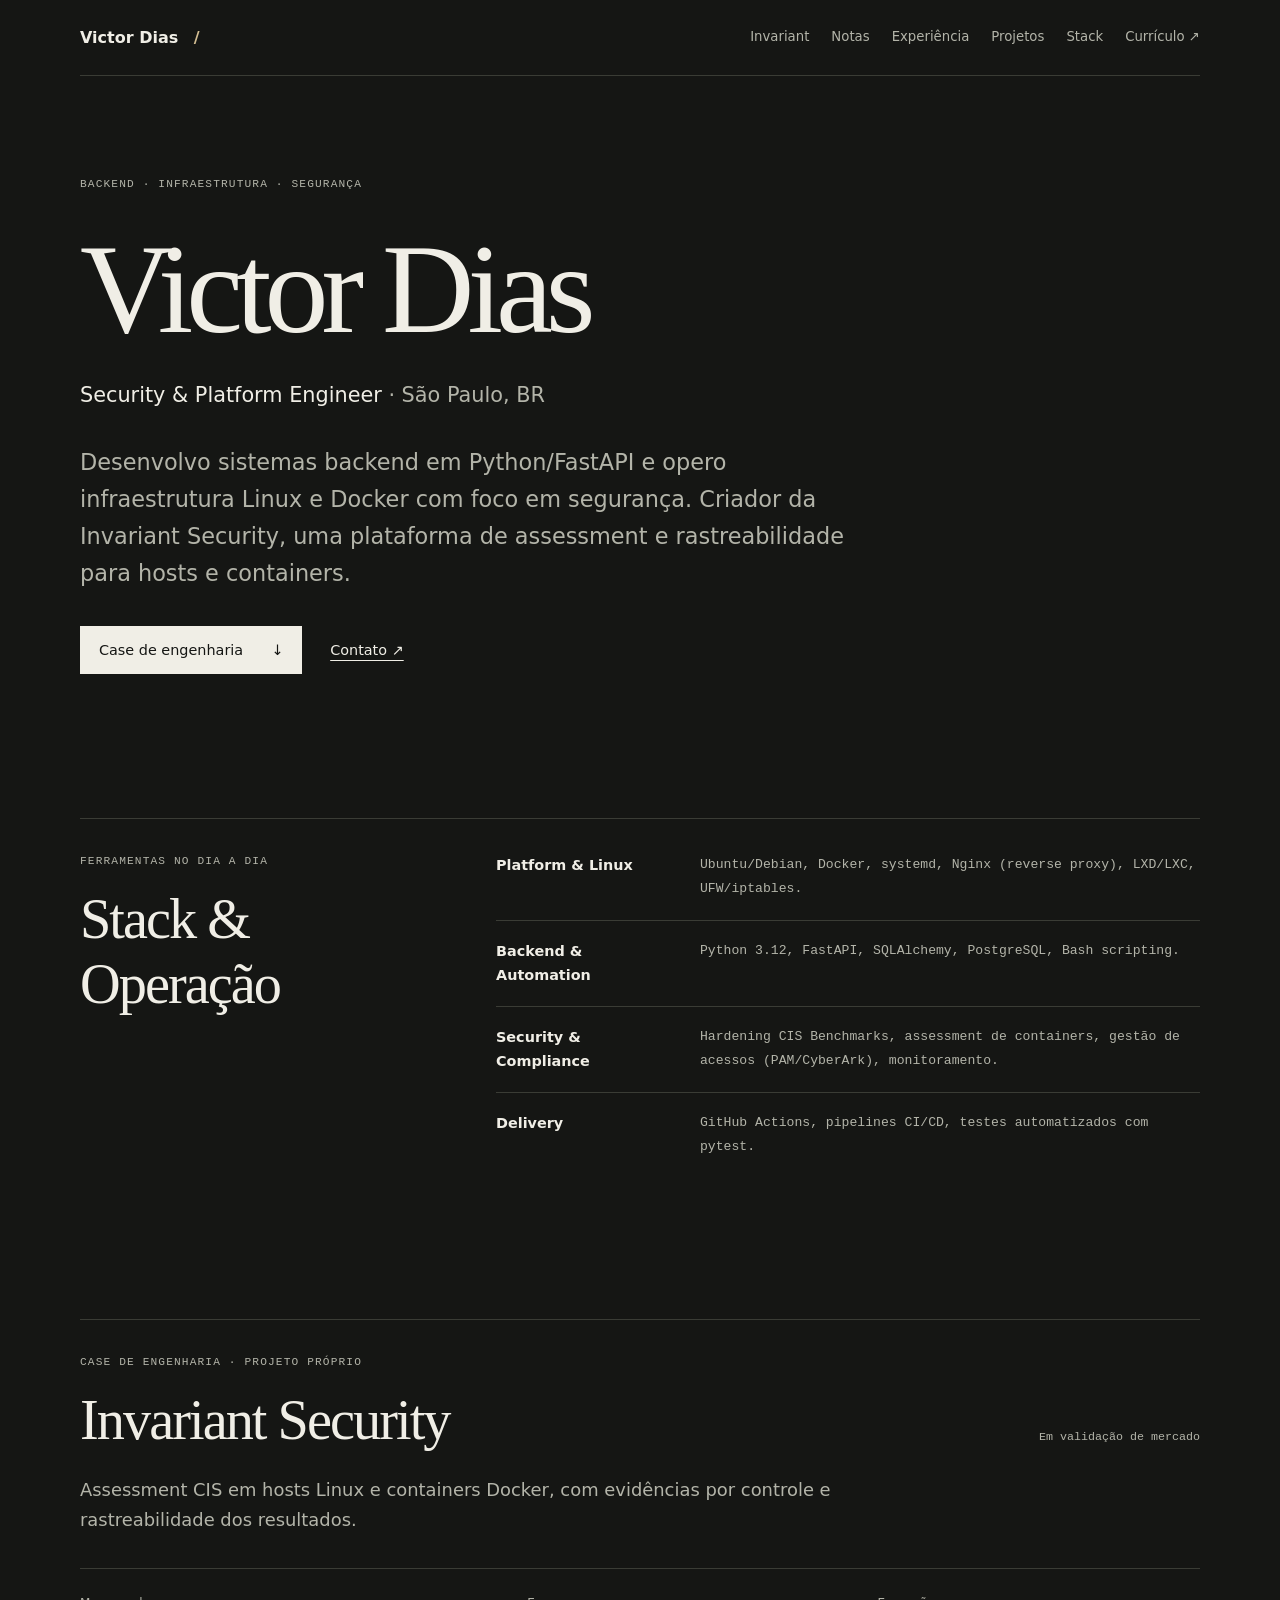
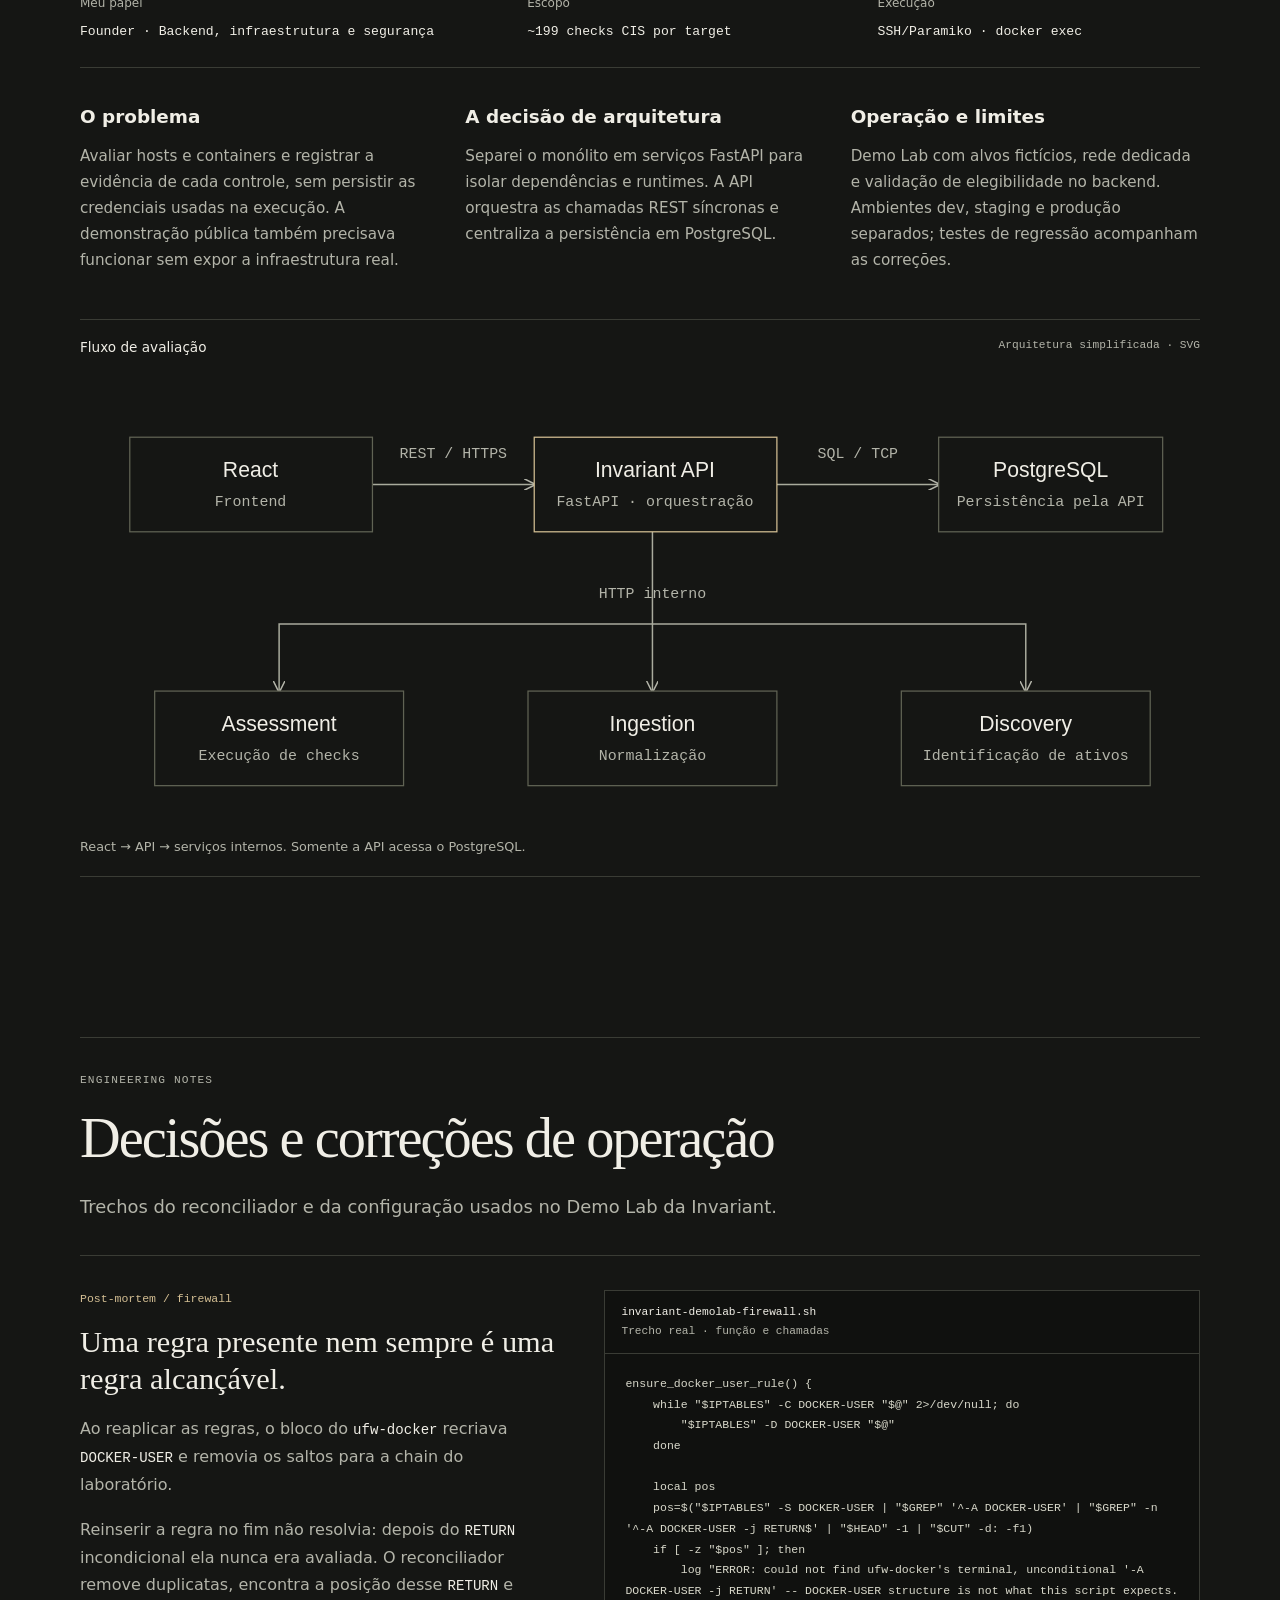
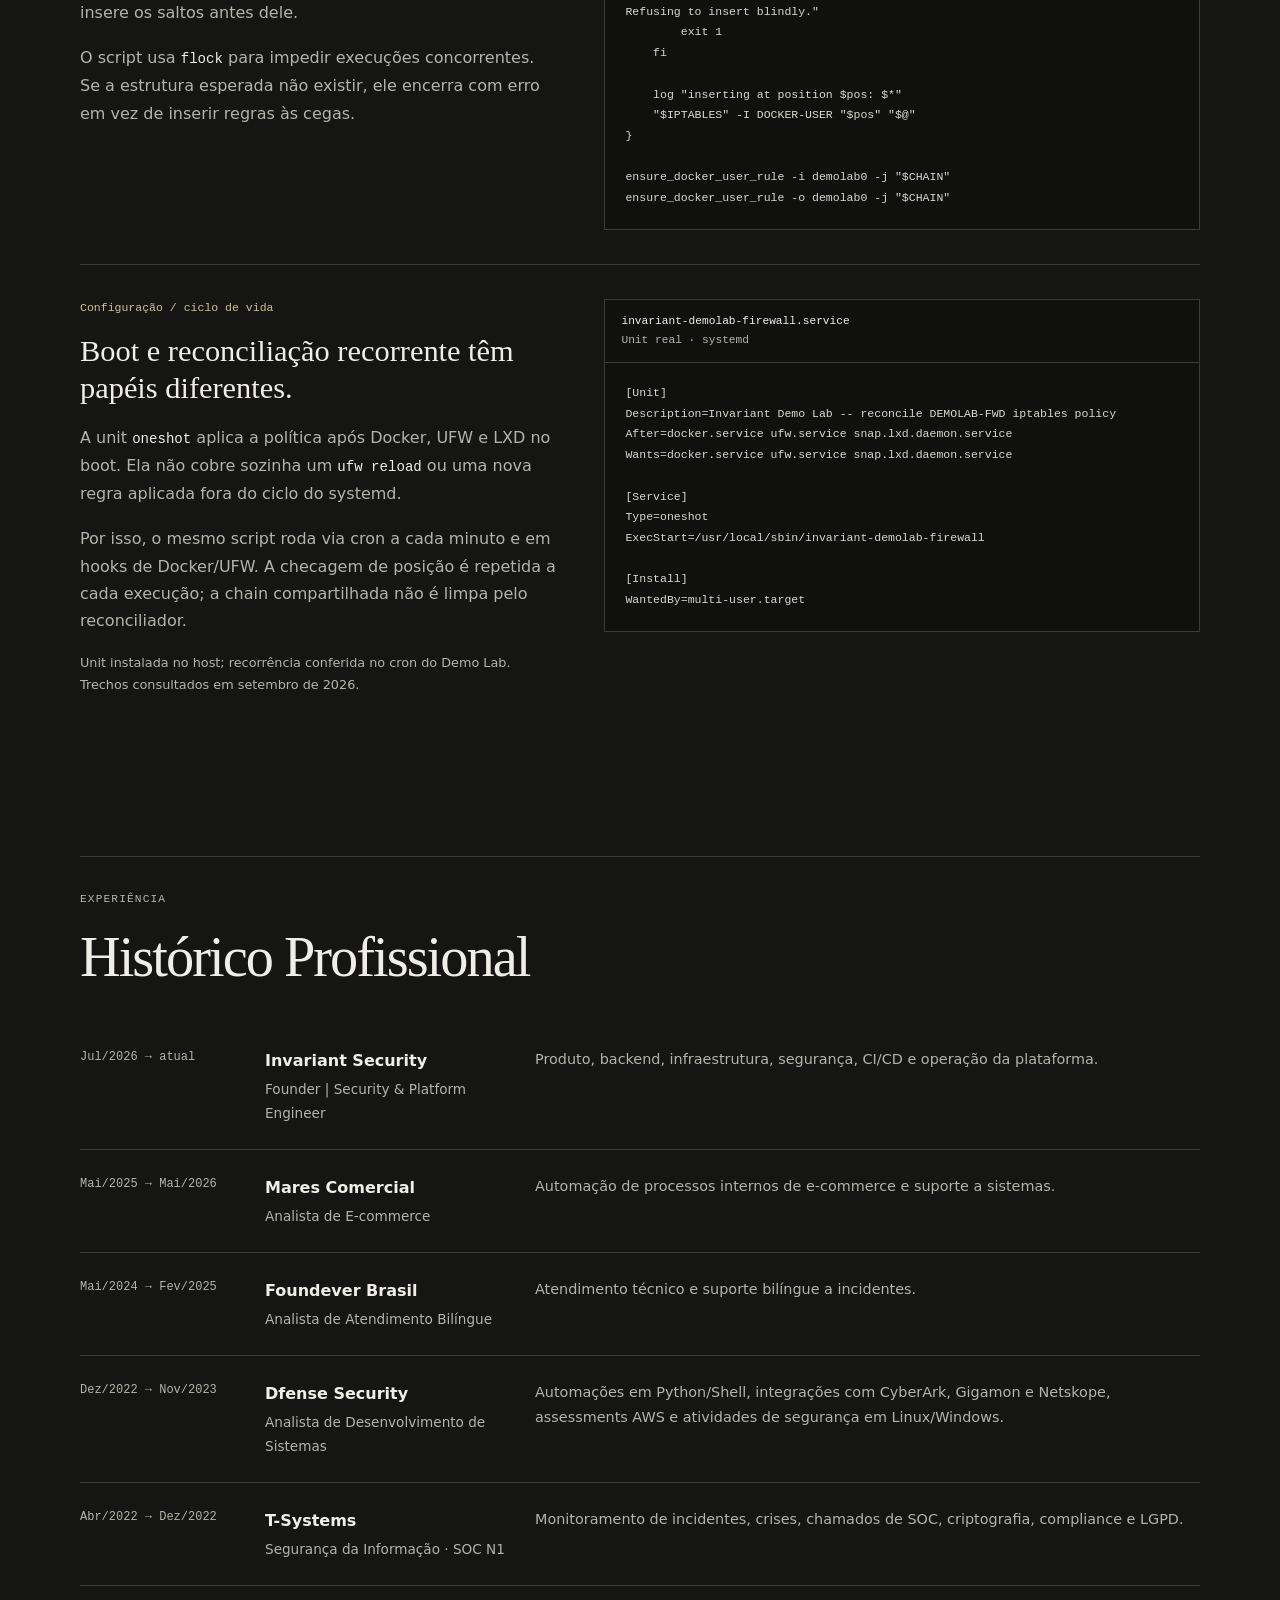
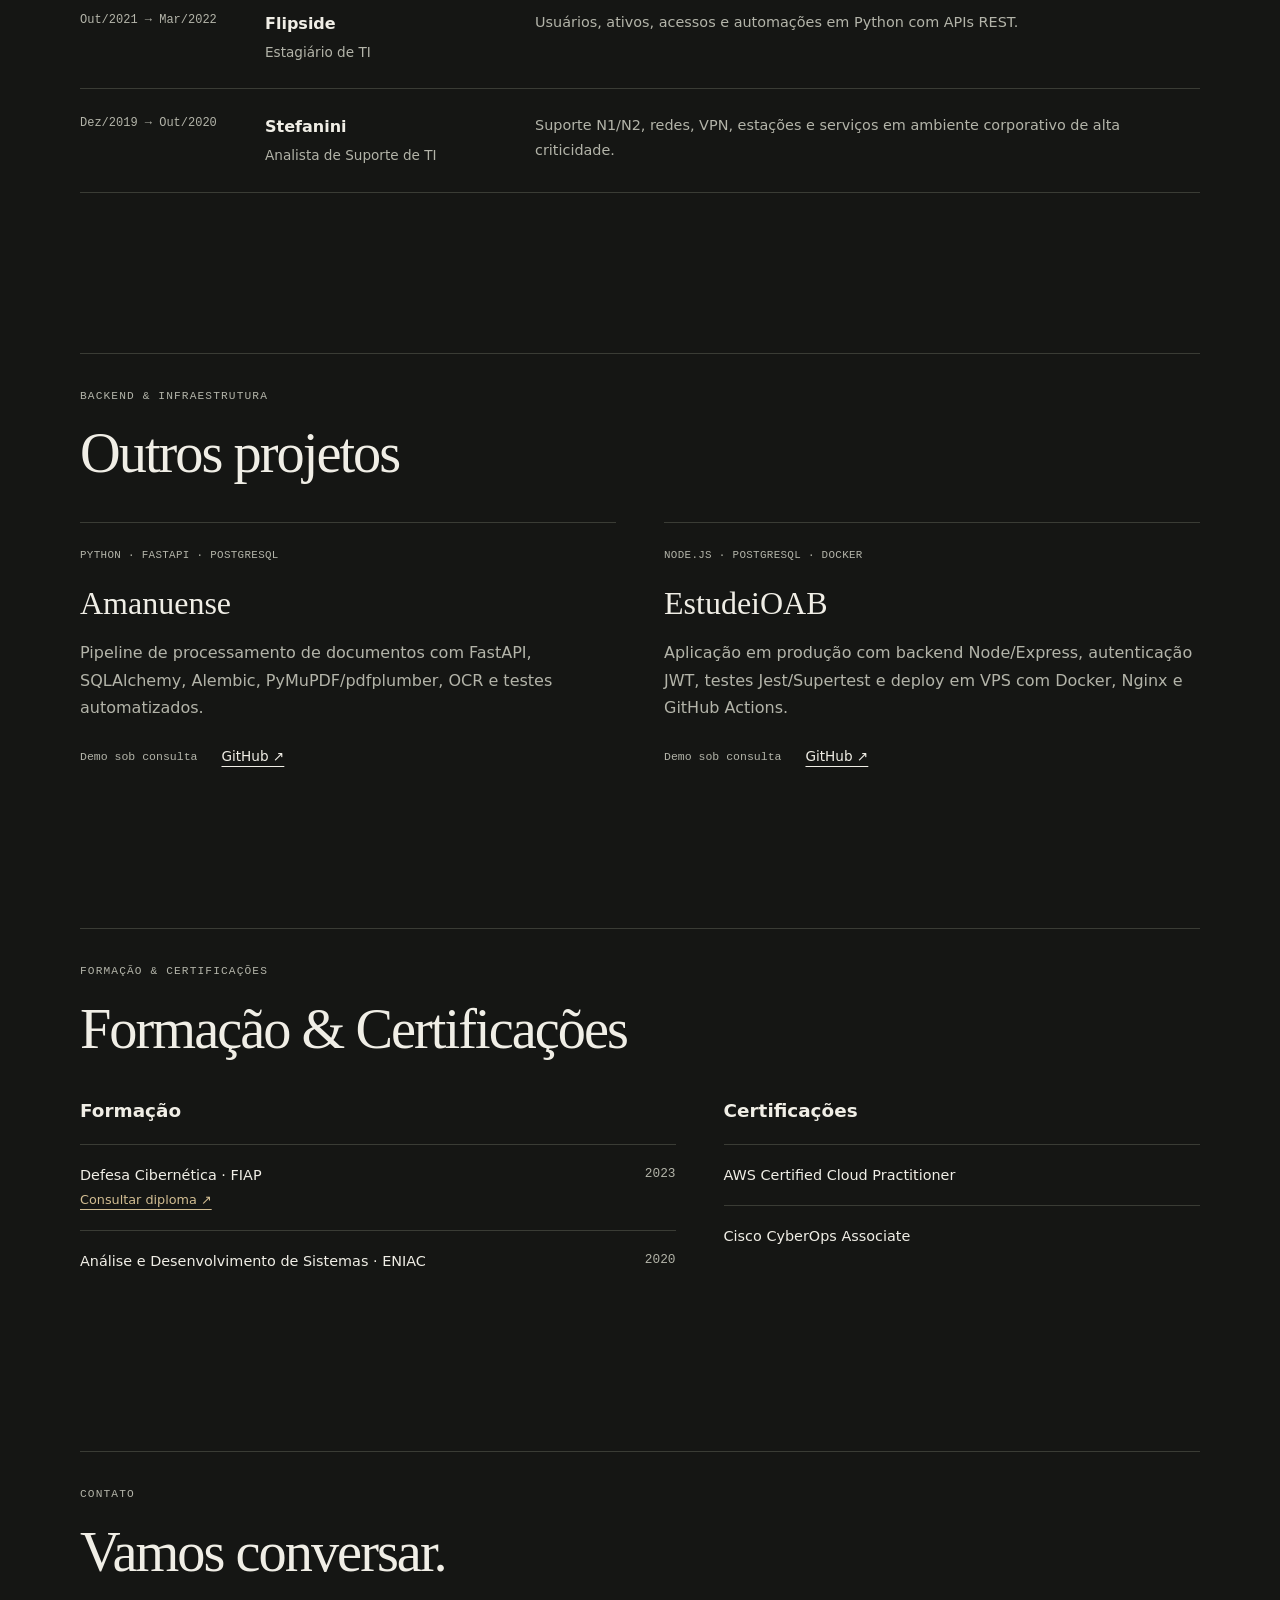
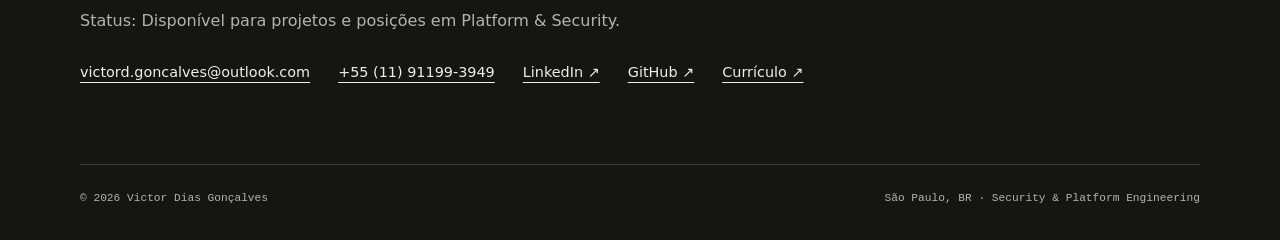
<file: portifolio.html>
<!doctype html>
<html lang="pt-BR">
<head>
  <meta charset="utf-8" />
  <meta name="viewport" content="width=device-width, initial-scale=1" />
  <meta http-equiv="refresh" content="0; url=index.html" />
  <title>Portfólio — Victor Dias Gonçalves</title>
</head>
<body><p><a href="index.html">Acessar o portfólio de Victor Dias Gonçalves</a></p></body>
</html>
</file>
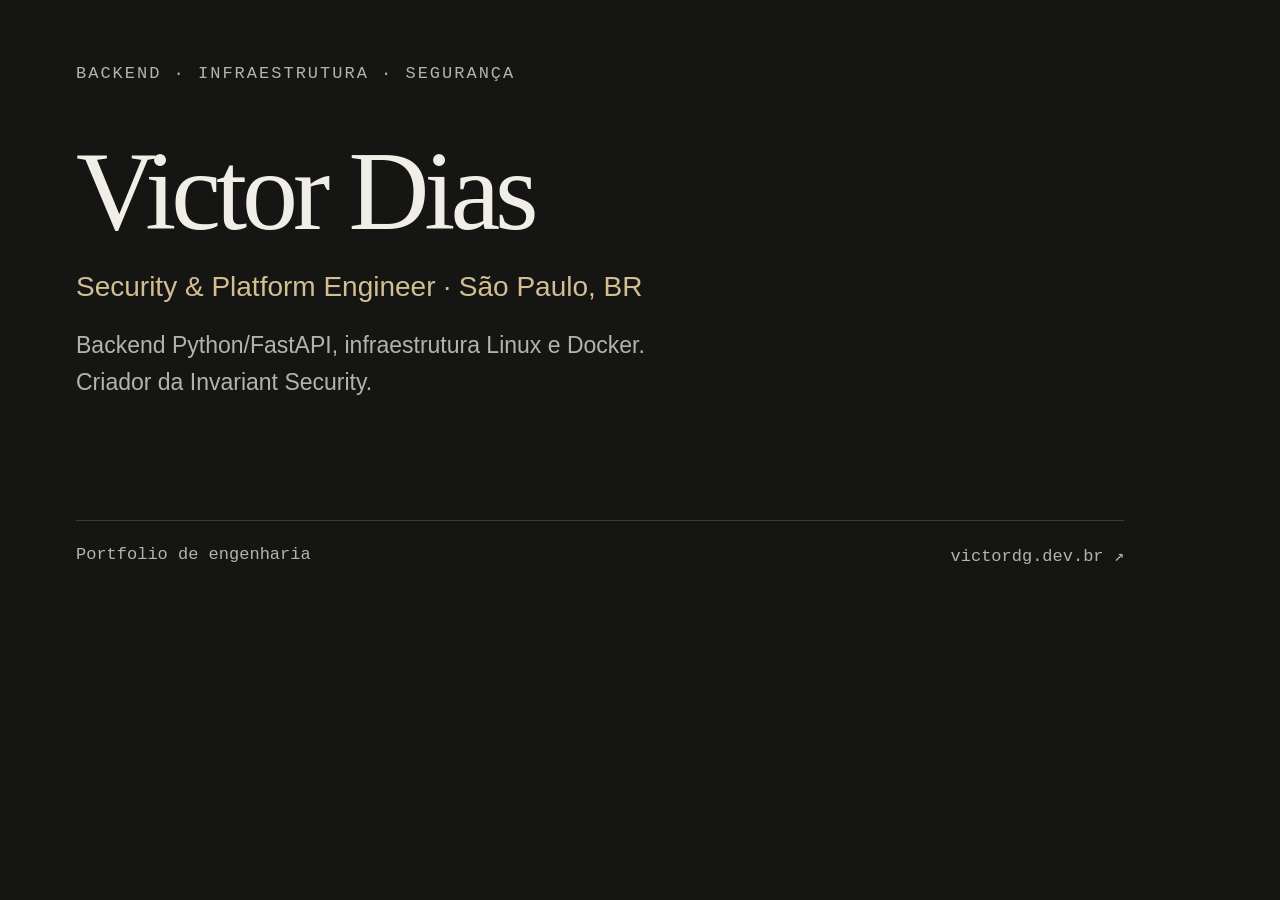
<file: docs/social-preview.html>
<!doctype html>
<html lang="pt-BR">
<meta charset="utf-8">
<title>Victor Dias — Security &amp; Platform Engineer</title>
<style>
*{box-sizing:border-box}body{margin:0;width:1200px;height:630px;padding:64px 76px;color:#f0eee6;background:#151614;font-family:"Segoe UI",Arial,sans-serif;display:flex;flex-direction:column}.kicker{font:17px "Courier New",monospace;color:#b3b4a9;letter-spacing:2px;text-transform:uppercase}h1{font:112px/1 Georgia,serif;letter-spacing:-5px;margin:52px 0 24px}.role{font-size:28px;margin:0;color:#d3be93}.description{font-size:23px;line-height:1.6;color:#b3b4a9;max-width:860px;margin:24px 0 0}.bottom{margin-top:auto;display:flex;justify-content:space-between;border-top:1px solid #3a3c35;padding-top:24px;font:17px "Courier New",monospace;color:#b3b4a9}
</style>
<div class="kicker">Backend · Infraestrutura · Segurança</div>
<h1>Victor Dias</h1>
<p class="role">Security &amp; Platform Engineer · São Paulo, BR</p>
<p class="description">Backend Python/FastAPI, infraestrutura Linux e Docker.<br>Criador da Invariant Security.</p>
<div class="bottom"><span>Portfolio de engenharia</span><span>victordg.dev.br ↗</span></div>
</html>
</file>
<file: assets/css/site.css>
:root {
  color-scheme: dark;
  --bg: #151614;
  --text: #f0eee6;
  --muted: #b3b4a9;
  --accent: #d3be93;
  --line: #3a3c35;
  --mono: "SFMono-Regular", Consolas, "Liberation Mono", "Courier New", monospace;
  --serif: "Iowan Old Style", "Palatino Linotype", "Book Antiqua", Palatino, Georgia, serif;
  --max: 1120px;
  --header-offset: 90px;
}
* { box-sizing: border-box; }
html { scroll-behavior: smooth; }
body { margin: 0; background: var(--bg); color: var(--text); font-family: "Segoe UI", system-ui, sans-serif; font-size: 16px; line-height: 1.7; }
section, main[id] { scroll-margin-top: var(--header-offset); }
a { color: inherit; text-decoration-thickness: 1px; text-underline-offset: 5px; }
a:hover { color: var(--accent); }
:focus-visible { outline: 2px solid var(--accent); outline-offset: 5px; }
button { font: inherit; }
.wrap { width: calc(100% - 48px); max-width: var(--max); margin-inline: auto; }
h1,h2,h3,p,figure,dl { margin: 0; }
h1,h2 { font-family: var(--serif); font-weight: 400; }
h1 { font-size: clamp(4rem, 10vw, 8.2rem); line-height: 1.05; letter-spacing: -.055em; }
h2 { font-size: clamp(2.1rem, 4.4vw, 3.6rem); line-height: 1.15; letter-spacing: -.035em; text-wrap: balance; }
h3 { font-size: 1.15rem; line-height: 1.4; font-weight: 600; }
p { color: var(--muted); }
code,pre { font-family: var(--mono); }
p code { color: var(--text); font-size: .88em; overflow-wrap: anywhere; }
.section { padding-block: 80px; }
.section > .wrap { border-top: 1px solid var(--line); padding-top: 34px; }
.kicker { font: .7rem/1.6 var(--mono); letter-spacing: .1em; text-transform: uppercase; color: var(--muted); margin-bottom: 16px; }
.lead { max-width: 760px; font-size: 1.12rem; margin-top: 22px; }
.topbar { position: sticky; top: 0; z-index: 20; background: var(--bg); }
.topbar-inner { display: flex; justify-content: space-between; align-items: center; gap: 24px; min-height: 76px; border-bottom: 1px solid var(--line); }
.mark { text-decoration: none; font-weight: 600; white-space: nowrap; }
.mark-slash { color: var(--accent); margin-left: 10px; }
.navlinks { display: flex; flex-wrap: wrap; gap: 22px; font-size: .83rem; color: var(--muted); }
.navlinks a { text-decoration: none; padding-block: 12px; }
.hero { padding: 100px 0 64px; }
.hero-grid { display: block; }
.hero .kicker { margin-bottom: 28px; }
.hero-role { color: var(--text); font-size: clamp(1rem, 2vw, 1.3rem); margin-top: 22px; }
.hero-role span { color: var(--muted); }
.hero-description { max-width: 780px; margin-top: 30px; font-size: clamp(1.12rem, 2vw, 1.4rem); line-height: 1.65; }
.hero-actions { display: flex; flex-wrap: wrap; align-items: center; gap: 28px; margin-top: 34px; }
.btn { display: inline-flex; align-items: center; gap: 28px; padding: 11px 18px; text-decoration: none; border: 1px solid var(--line); font-size: .9rem; }
.btn.primary { color: var(--bg); background: var(--text); border-color: var(--text); }
.btn.primary:hover { background: var(--accent); border-color: var(--accent); }
.text-link { font-size: .9rem; }
.section-grid { display: grid; grid-template-columns: 1fr 2fr; gap: 64px; }
.stack-list > div { display: grid; grid-template-columns: 180px minmax(0,1fr); gap: 24px; padding: 18px 0; border-bottom: 1px solid var(--line); }
.stack-list > div:first-child { padding-top: 0; }
.stack-list > div:last-child { border: 0; padding-bottom: 0; }
.stack-list dt { font-weight: 600; font-size: .9rem; }
.stack-list dd { margin: 0; font: .82rem/1.85 var(--mono); color: var(--muted); }
.case-heading { display: flex; justify-content: space-between; gap: 24px; align-items: end; }
.case-stage { font: .73rem/1.6 var(--mono); color: var(--muted); padding-bottom: 6px; }
.case-facts { display: grid; grid-template-columns: 1.3fr 1fr 1fr; gap: 28px; padding-block: 24px; margin-top: 32px; border-block: 1px solid var(--line); }
.case-facts dt { font-size: .75rem; color: var(--muted); margin-bottom: 8px; }
.case-facts dd { margin: 0; font: .82rem/1.7 var(--mono); }
.case-narrative { display: grid; grid-template-columns: repeat(3,minmax(0,1fr)); gap: 36px; margin-top: 36px; }
.case-narrative p { margin-top: 14px; font-size: .95rem; }
.architecture { margin-top: 46px; border-block: 1px solid var(--line); }
.architecture figcaption { display: flex; justify-content: space-between; gap: 16px; padding-block: 16px; font-size: .85rem; }
.figure-detail { font: .7rem/1.7 var(--mono); color: var(--muted); }
.diagram-scroll { overflow-x: auto; }
.architecture-svg { display: block; width: 100%; min-width: 680px; height: auto; color: var(--muted); }
.diagram-lines { fill: none; stroke: #a9ab9d; stroke-width: 1.2; }
.diagram-node rect { fill: var(--bg); stroke: #606354; stroke-width: 1; }
.diagram-api rect { stroke: var(--accent); }
.diagram-node text { fill: var(--text); text-anchor: middle; font: 17px "Segoe UI",sans-serif; }
.diagram-node .diagram-detail { font: 12px var(--mono); fill: var(--muted); }
.diagram-labels text { fill: var(--muted); text-anchor: middle; font: 12px var(--mono); }
.diagram-summary { padding-bottom: 18px; font-size: .8rem; }
.engineering-note { display: grid; grid-template-columns: minmax(0,1fr) minmax(0,1.25fr); gap: 48px; padding-block: 34px; border-top: 1px solid var(--line); margin-top: 32px; }
.engineering-note + .engineering-note { margin-top: 0; padding-bottom: 0; }
.note-category { font: .72rem/1.6 var(--mono); color: var(--accent); margin-bottom: 16px; }
.note-copy h3 { font-family: var(--serif); font-size: 1.9rem; font-weight: 400; line-height: 1.2; }
.note-copy p + p, .note-copy h3 + p { margin-top: 18px; }
.source-context { font-size: .8rem; }
.source-code { min-width: 0; align-self: start; background: #10110f; border: 1px solid var(--line); }
.source-code figcaption { padding: 12px 16px; font: .7rem/1.7 var(--mono); overflow-wrap: anywhere; border-bottom: 1px solid var(--line); }
.source-code figcaption span { display: block; color: var(--muted); }
.source-code pre { padding: 20px; margin: 0; white-space: pre-wrap; overflow-wrap: anywhere; font-size: .72rem; line-height: 1.8; color: #d9d9cb; }
.timeline { margin-top: 34px; }
.job { display: grid; grid-template-columns: 155px minmax(0,240px) minmax(0,1fr); gap: 30px; padding: 24px 0; border-bottom: 1px solid var(--line); }
.job time { font: .75rem/1.7 var(--mono); color: var(--muted); }
.job-company { font-weight: 600; }
.job-role { font-size: .85rem; color: var(--muted); margin-top: 4px; }
.job p { font-size: .9rem; }
.project-grid { display: grid; grid-template-columns: repeat(2,minmax(0,1fr)); gap: 48px; margin-top: 36px; }
.project-card { border-top: 1px solid var(--line); padding-top: 24px; display: flex; flex-direction: column; justify-content: space-between; }
.project-card h3 { font-family: var(--serif); font-size: 2rem; font-weight: 400; margin-bottom: 14px; }
.project-tech { font-size: .68rem; letter-spacing: .03em; }
.project-links { display: flex; flex-wrap: wrap; align-items: center; gap: 24px; margin-top: 24px; font-size: .85rem; }
.badge { font: .72rem/1.7 var(--mono); color: var(--muted); }
.cred-grid { display: grid; grid-template-columns: 1.25fr 1fr; gap: 48px; margin-top: 36px; }
.cred h3 { margin-bottom: 20px; }
.cred-row { display: flex; justify-content: space-between; gap: 24px; padding-block: 18px; border-top: 1px solid var(--line); font-size: .9rem; }
.cred-row strong { font-weight: 400; }
.cred-row > span { font: .8rem/1.7 var(--mono); color: var(--muted); }
.diploma-link { font-size: .8rem; color: var(--accent); }
.contact { padding: 80px 0; }
.contact-box { border-top: 1px solid var(--line); padding-top: 34px; }
.availability { margin-top: 22px; max-width: 650px; }
.contact-actions { display: flex; flex-wrap: wrap; gap: 16px 28px; margin-top: 26px; }
.contact-link { font-size: .9rem; overflow-wrap: anywhere; min-width: 0; }
footer { padding-bottom: 32px; }
.footer-row { border-top: 1px solid var(--line); padding-top: 24px; display: flex; justify-content: space-between; flex-wrap: wrap; gap: 12px; color: var(--muted); font: .7rem/1.7 var(--mono); }
@media(max-width:980px) {
  .section-grid { grid-template-columns: 1fr; gap: 28px; }
  .section-heading br { display: none; }
  .engineering-note { grid-template-columns: 1fr; gap: 24px; }
  .case-narrative { gap: 24px; }
  .job { grid-template-columns: 125px 190px minmax(0,1fr); gap: 24px; }
}
@media(max-width:760px) {
  :root { --header-offset: 132px; }
  .wrap { width: calc(100% - 36px); }
  .topbar-inner { display: block; padding-block: 12px; }
  .navlinks { gap: 6px 16px; font-size: .73rem; margin-top: 4px; }
  .navlinks a { padding-block: 6px; }
  .hero { padding: 58px 0 32px; }
  .hero-role span { display: block; margin-top: 4px; }
  .hero-description { font-size: 1.1rem; }
  .section { padding-block: 42px; }
  .section > .wrap { padding-top: 26px; }
  .stack-list > div { grid-template-columns: 1fr; gap: 6px; }
  .case-heading { display: block; }
  .case-stage { display: block; margin-top: 16px; }
  .case-facts { grid-template-columns: 1fr; gap: 18px; }
  .case-narrative { grid-template-columns: 1fr; }
  .figure-detail { display: none; }
  .job { grid-template-columns: 1fr; gap: 8px; }
  .project-grid,.cred-grid { grid-template-columns: 1fr; gap: 32px; }
  .source-code pre { padding: 14px; font-size: .7rem; }
  .contact { padding-block: 42px; }
}
@media(prefers-reduced-motion:reduce) { html { scroll-behavior: auto; } }
</file>
<file: assets/css/cv.css>
:root {
  color-scheme: dark;
  --bg: #07090d;
  --surface: #0d1117;
  --text: #edf2f9;
  --muted: #b4c0ce;
  --accent: #8dbdff;
  --line: #273140;
}
* { box-sizing: border-box; }
body { margin: 0; background: var(--bg); color: var(--text); font: 16px/1.7 system-ui, -apple-system, BlinkMacSystemFont, "Segoe UI", sans-serif; }
a { color: var(--accent); text-decoration-thickness: 1px; text-underline-offset: 4px; overflow-wrap: anywhere; }
a:hover { color: var(--text); }
:focus-visible { outline: 2px solid var(--accent); outline-offset: 5px; }
.container { width: min(960px, calc(100% - 40px)); margin-inline: auto; }
.toolbar { display: flex; justify-content: space-between; align-items: center; flex-wrap: wrap; gap: 16px; padding-block: 26px; font-size: .85rem; }
.toolbar a { text-decoration: none; }
button { border: 1px solid var(--line); border-radius: 8px; padding: 10px 16px; background: var(--surface); color: var(--text); font: inherit; cursor: pointer; }
button:hover { border-color: var(--accent); }
.resume { background: var(--surface); border: 1px solid var(--line); border-radius: 18px; padding: 48px; margin-bottom: 48px; }
h1, h2, h3, p { margin: 0; }
.eyebrow { font: .72rem ui-monospace, "Courier New", monospace; letter-spacing: .16em; text-transform: uppercase; color: var(--muted); margin-bottom: 16px; }
h1 { font-size: clamp(2rem, 5vw, 3rem); line-height: 1.1; letter-spacing: -.045em; }
.role { color: var(--accent); font-size: 1.1rem; margin-block: 10px 20px; }
.contacts { display: flex; flex-wrap: wrap; gap: 6px 20px; font-size: .85rem; font-style: normal; color: var(--muted); }
.contacts a { color: inherit; }
section { border-top: 1px solid var(--line); margin-top: 32px; padding-top: 28px; }
h2 { font-size: .8rem; text-transform: uppercase; letter-spacing: .1em; color: var(--accent); margin-bottom: 20px; }
h3 { font-size: 1.08rem; line-height: 1.4; }
h3 a { color: inherit; }
p, li, dd { color: var(--muted); }
.entry + .entry { margin-top: 28px; }
.entry-heading { display: flex; justify-content: space-between; align-items: baseline; gap: 6px 20px; flex-wrap: wrap; }
.period { font: .76rem/1.6 ui-monospace, "Courier New", monospace; color: var(--muted); }
.entry-role { color: var(--text); font-size: .9rem; margin-block: 4px 10px; }
.project-status { color: var(--muted); }
ul { margin: 10px 0 0; padding-left: 20px; }
li + li { margin-top: 6px; }
li::marker { color: var(--accent); }
.education, .languages { list-style: none; padding: 0; }
.diploma { font-size: .8rem; white-space: nowrap; margin-left: 8px; }
.certifications { margin-top: 18px; }
.skills { margin: 0; }
.skills > div { display: grid; grid-template-columns: 185px minmax(0, 1fr); gap: 16px; padding-block: 12px; border-bottom: 1px solid var(--line); }
.skills > div:last-child { border: 0; padding-bottom: 0; }
dt { font-weight: 650; font-size: .9rem; }
dd { margin: 0; font-size: .9rem; }
@media (max-width: 600px) {
  .container { width: calc(100% - 28px); }
  .resume { padding: 24px 20px; }
  .contacts { flex-direction: column; align-items: flex-start; }
  .skills > div { grid-template-columns: 1fr; gap: 4px; }
  .diploma { display: inline-block; margin-left: 0; }
}
@page { size: A4; margin: 14mm 15mm; }
@media print {
  :root { color-scheme: light; --text: #111; --muted: #222; --accent: #222; --line: #ccc; }
  body { background: white; color: #111; font-size: 9.5pt; line-height: 1.4; }
  .toolbar, .eyebrow, .diploma { display: none !important; }
  .container { width: 100%; max-width: none; }
  .resume { background: white; border: 0; border-radius: 0; padding: 0; margin: 0; }
  h1 { font-size: 23pt; }
  .role { font-size: 12pt; margin: 5px 0 8px; }
  .contacts { font-size: 8.5pt; gap: 3px 12px; }
  a { color: inherit; text-decoration: none; }
  section { margin-top: 14px; padding-top: 12px; }
  h2 { font-size: 9pt; margin-bottom: 10px; }
  h3 { font-size: 10pt; }
  h2, h3, .entry-heading, .entry-role { break-after: avoid; }
  .entry + .entry { margin-top: 12px; }
  .entry-role { font-size: 9pt; margin: 2px 0 5px; }
  .period { font-size: 8pt; }
  ul { margin-top: 5px; }
  li { break-inside: avoid; orphans: 2; widows: 2; }
  li + li { margin-top: 3px; }
  p { orphans: 3; widows: 3; }
  .skills > div { grid-template-columns: 145px minmax(0, 1fr); gap: 10px; padding-block: 6px; break-inside: avoid; }
  dt, dd { font-size: 9pt; }
  .certifications { margin-top: 10px; }
}
</file>
